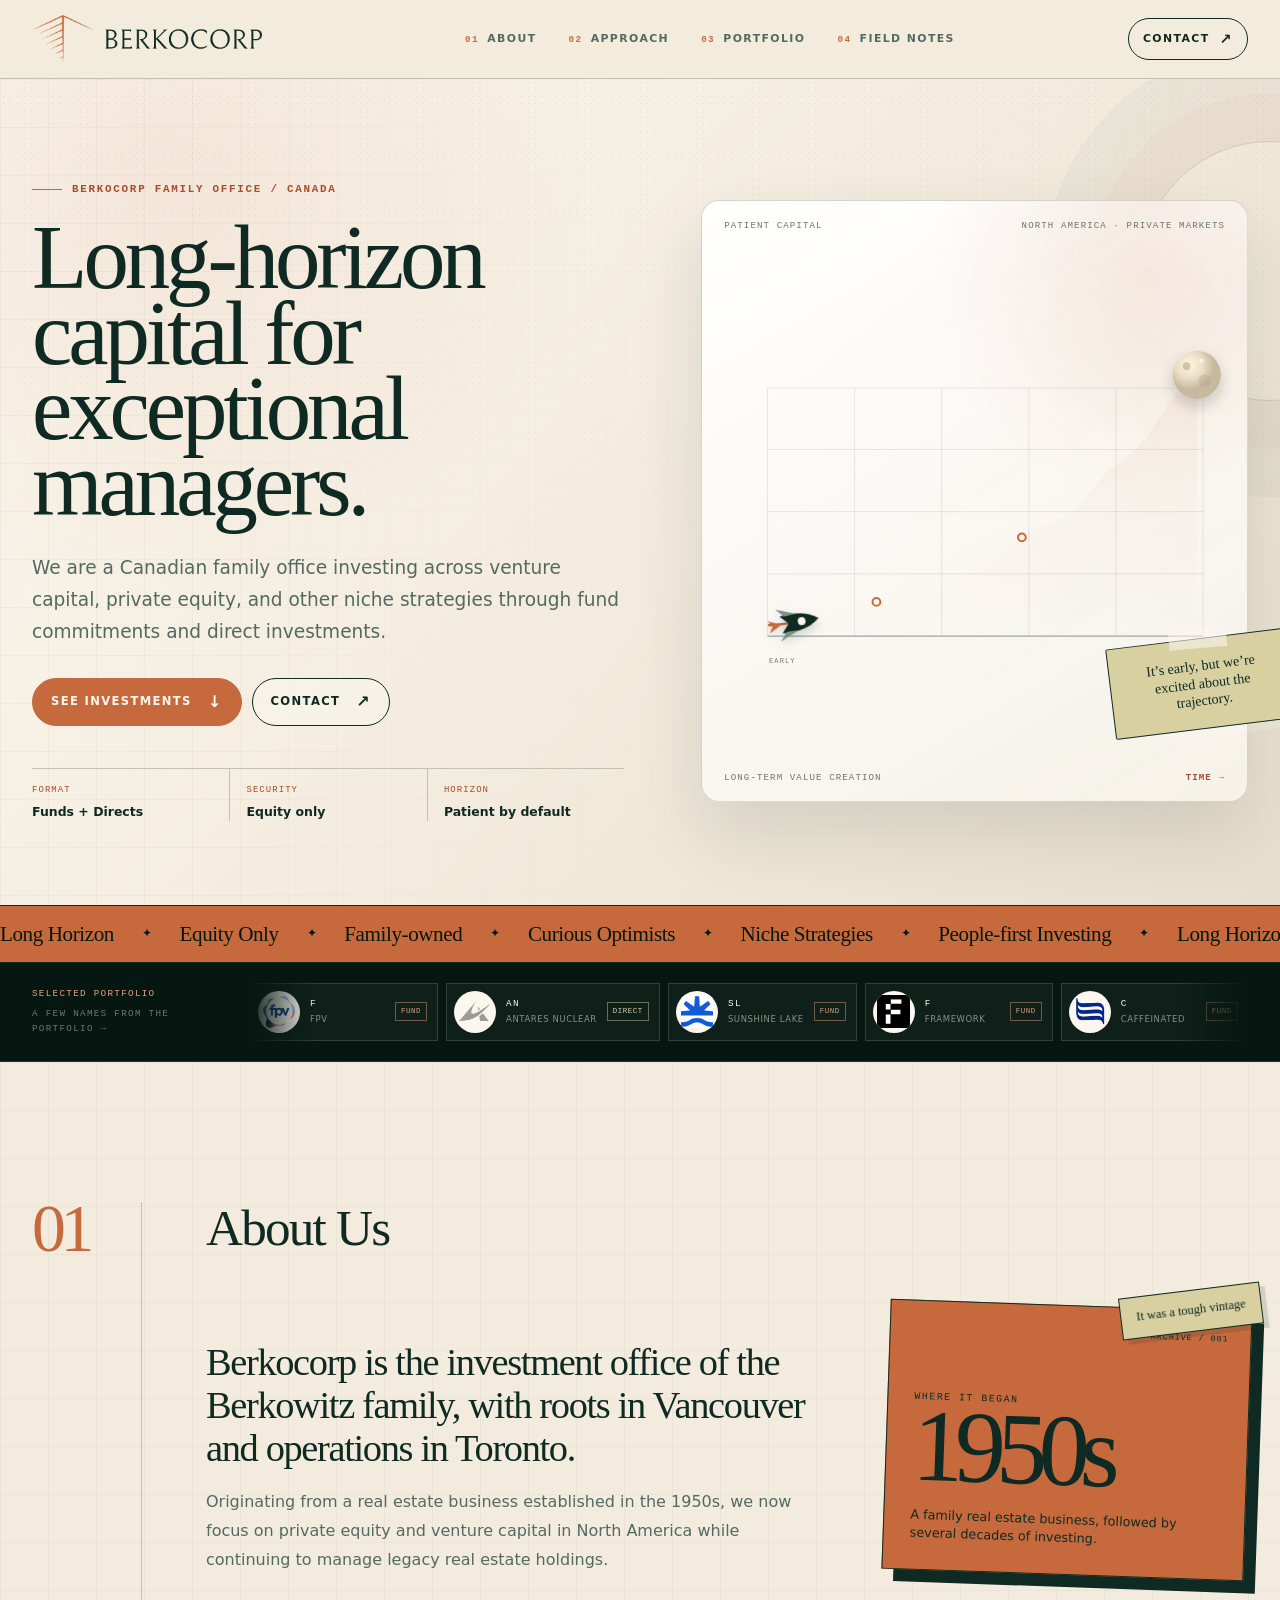
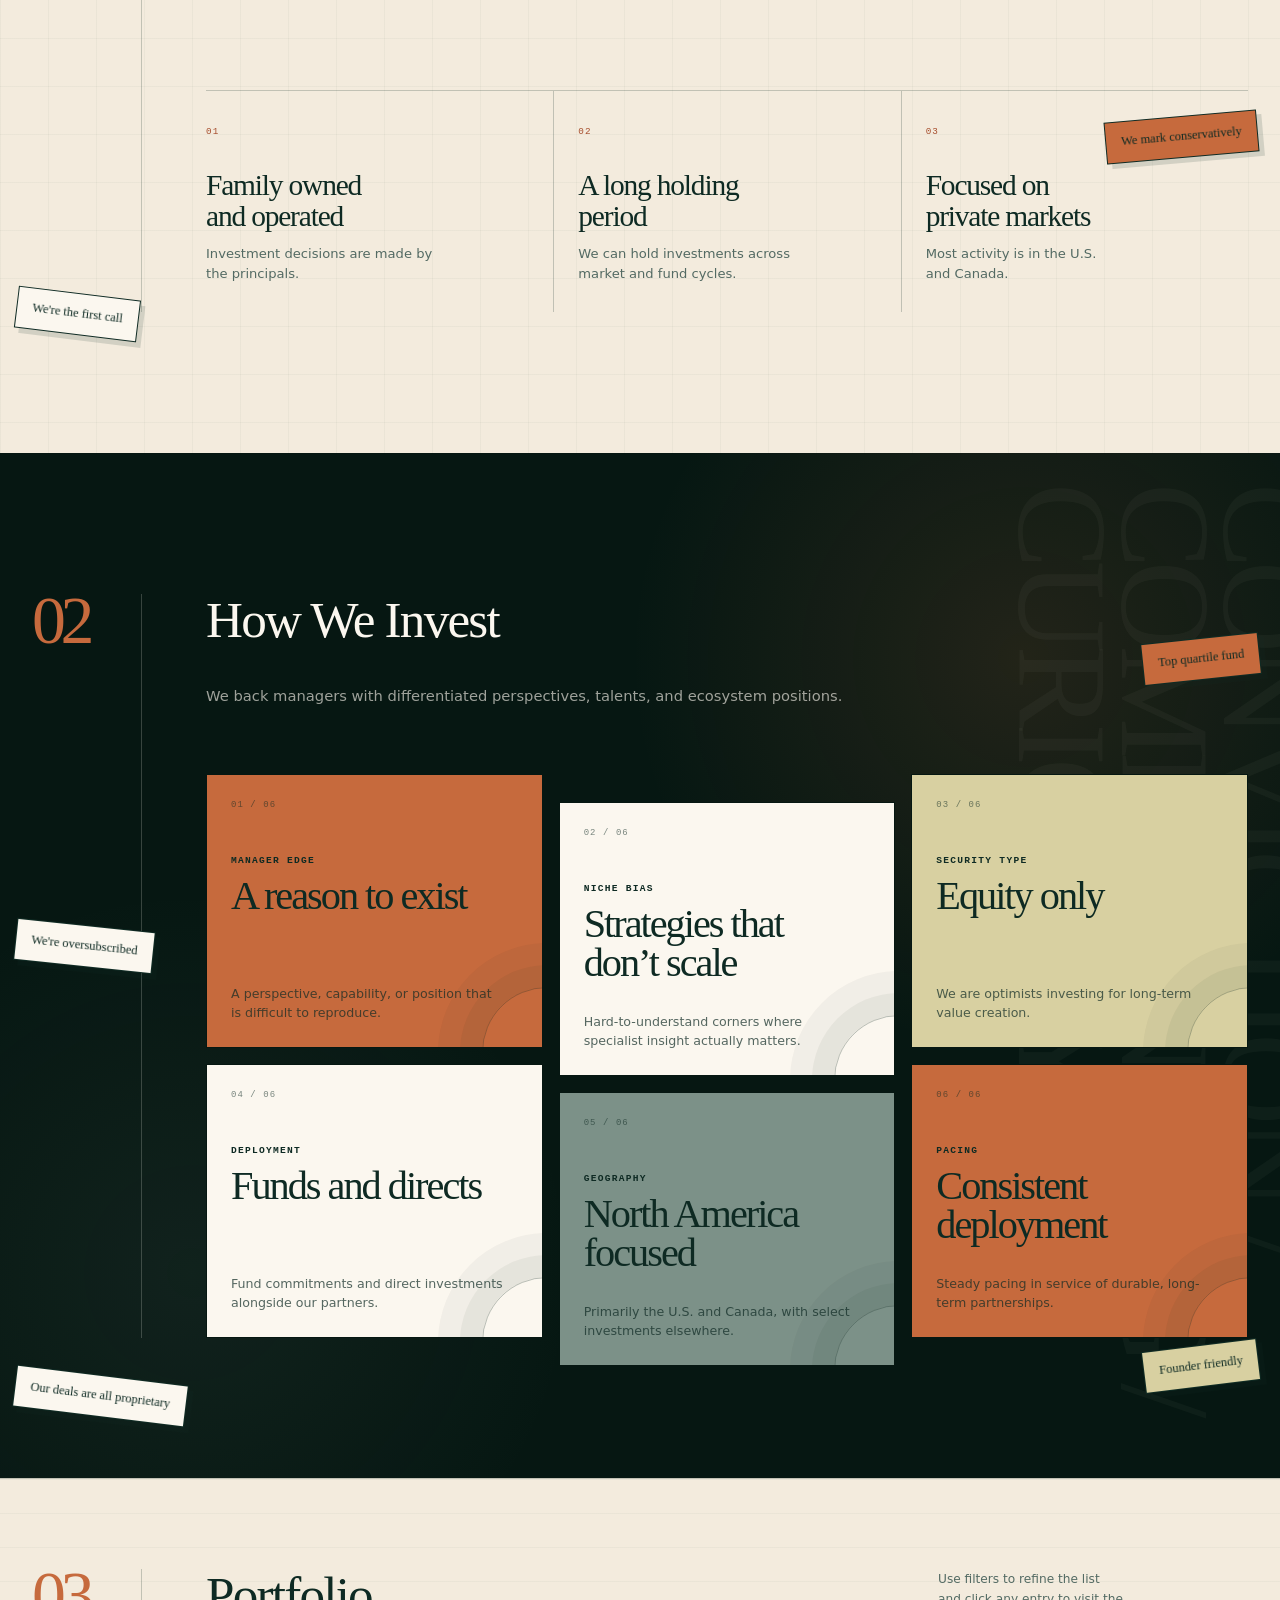
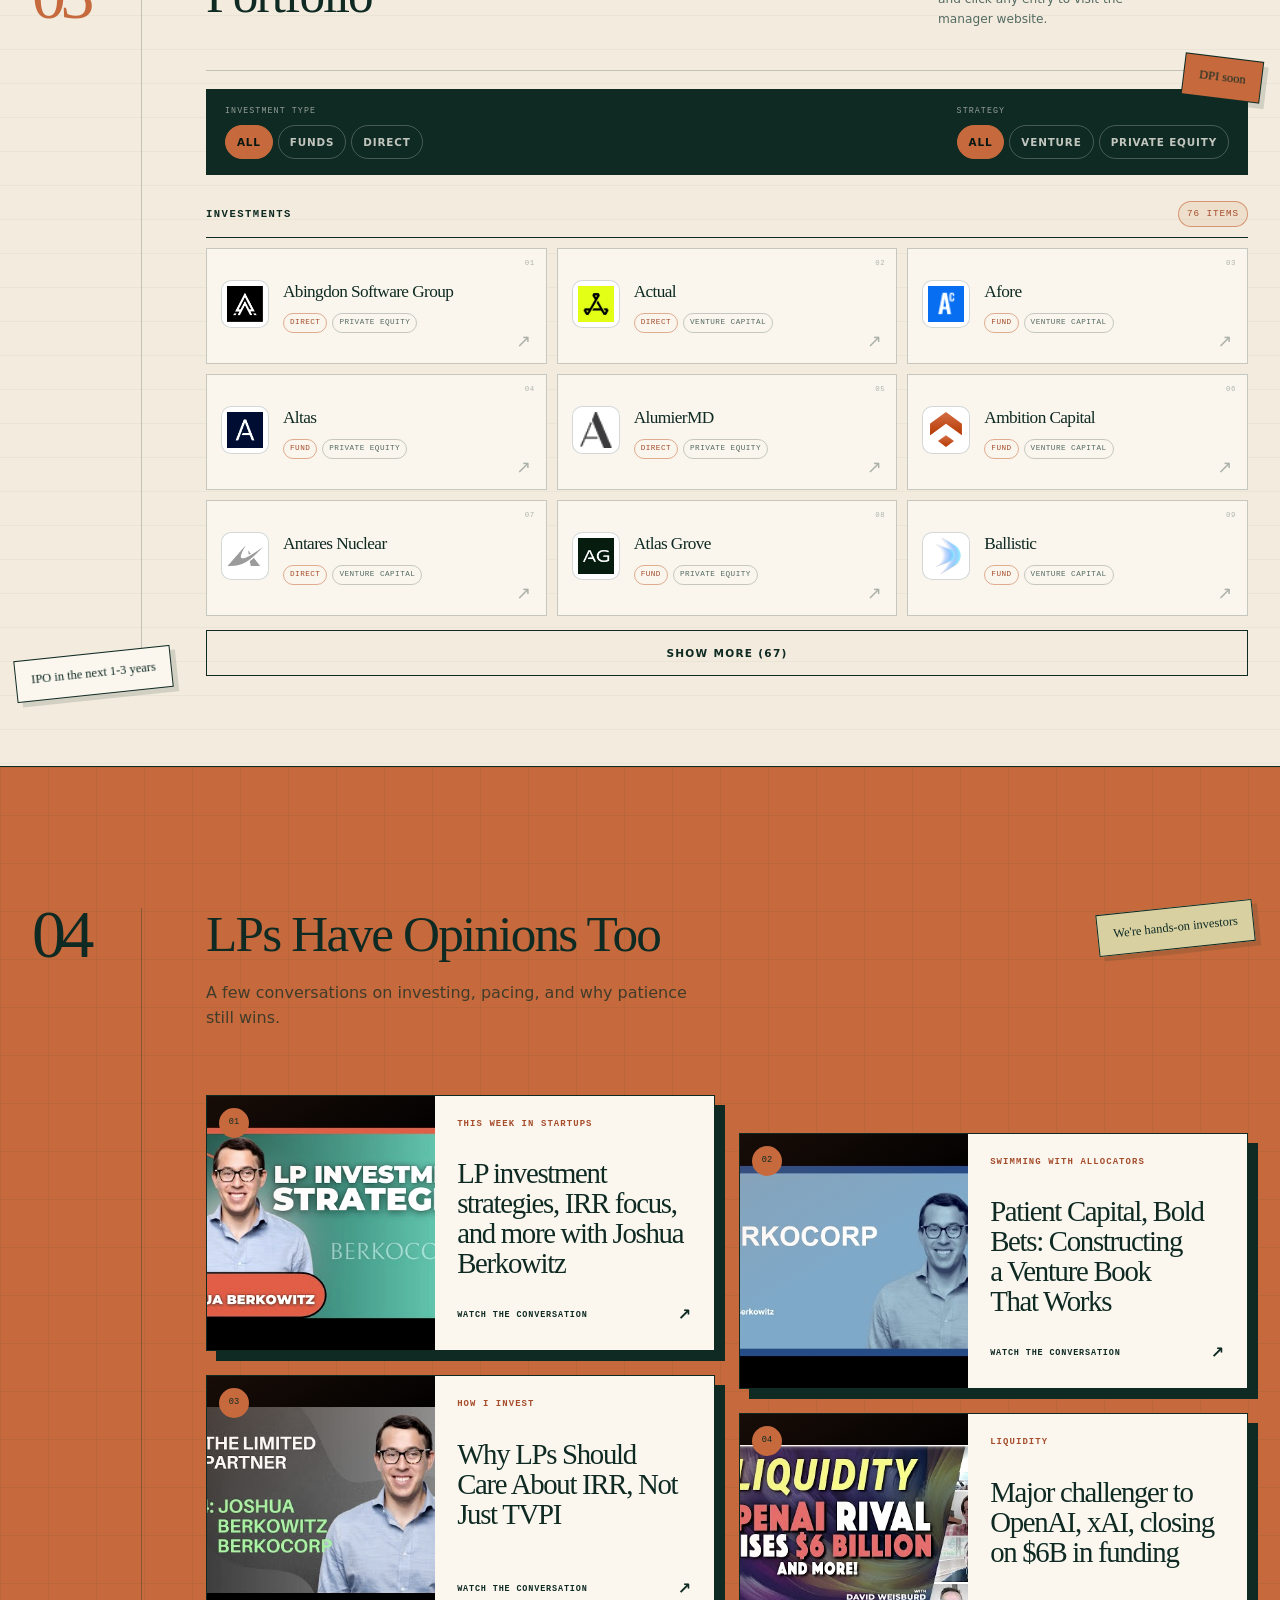
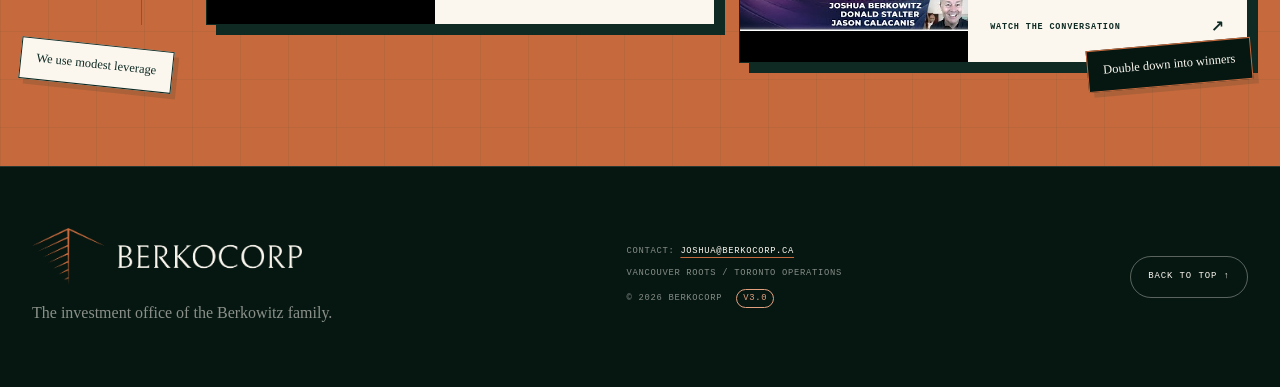
<file: index.html>
<!doctype html>
<html lang="en">
  <head>
    <meta charset="UTF-8" />
    <meta name="viewport" content="width=device-width, initial-scale=1.0" />
    <title>Berkocorp | Family Office</title>
    <meta
      name="description"
      content="Berkocorp is a Canadian family office investing across venture capital, private equity, and other niche strategies through fund commitments and direct investments."
    />
    <meta name="theme-color" content="#0e2a23" />
    <meta property="og:type" content="website" />
    <meta property="og:site_name" content="Berkocorp" />
    <meta property="og:title" content="Berkocorp | Family Office" />
    <meta
      property="og:description"
      content="A Canadian family office investing across private equity, venture capital, and other niche strategies."
    />
    <meta property="og:image" content="./assets/brand-v3/berkocorp-brand-concept.png" />
    <meta name="twitter:card" content="summary_large_image" />
    <meta name="twitter:title" content="Berkocorp | Family Office" />
    <meta name="twitter:description" content="A Canadian family office investing across private equity, venture capital, and other niche strategies." />
    <meta name="twitter:image" content="./assets/brand-v3/berkocorp-brand-concept.png" />
    <link rel="icon" type="image/png" sizes="32x32" href="./assets/icons/berkocorp-favicon-32.png?v=2" />
    <link rel="icon" type="image/png" sizes="192x192" href="./assets/icons/berkocorp-favicon-192.png?v=2" />
    <link rel="apple-touch-icon" sizes="180x180" href="./assets/icons/berkocorp-apple-touch-icon.png?v=2" />
    <link rel="stylesheet" href="./styles.css?v=3.0.9" />
  </head>
  <body data-version="3.0">
    <a class="skip-link" href="#main-content">Skip to content</a>

    <header class="site-header">
      <div class="page-progress" aria-hidden="true"></div>
      <div class="container nav-shell">
        <a class="header-logo-link" href="#top" aria-label="Berkocorp home">
          <img src="./assets/brand-v3/berkocorp-logo-live.png" alt="Berkocorp" class="header-logo" />
        </a>
        <nav class="site-nav" aria-label="Section navigation">
          <a href="#about"><span>01</span> About</a>
          <a href="#invest"><span>02</span> Approach</a>
          <a href="#portfolio"><span>03</span> Portfolio</a>
          <a href="#podcasts"><span>04</span> Field Notes</a>
        </nav>
        <a class="header-contact" href="mailto:joshua@berkocorp.ca">Contact <span>↗</span></a>
      </div>
    </header>

    <main id="main-content">
      <section id="top" class="hero section-observe">
        <div class="hero-grain" aria-hidden="true"></div>
        <div class="container hero-layout">
          <div class="hero-copy">
            <p class="eyebrow"><span></span> Berkocorp Family Office / Canada</p>
            <h1><span class="no-wrap">Long-horizon</span> capital for exceptional managers.</h1>
            <p class="hero-text">
              We are a Canadian family office investing across venture capital, private equity, and other niche
              strategies through fund commitments and direct investments.
            </p>
            <div class="hero-actions" aria-label="Primary actions">
              <a class="hero-action action-primary" href="#portfolio">See investments <span>↓</span></a>
              <a class="hero-action action-secondary" href="mailto:joshua@berkocorp.ca">Contact <span>↗</span></a>
            </div>
            <dl class="hero-facts" aria-label="Berkocorp investment profile">
              <div>
                <dt>Format</dt>
                <dd>Funds + Directs</dd>
              </div>
              <div>
                <dt>Security</dt>
                <dd>Equity only</dd>
              </div>
              <div>
                <dt>Horizon</dt>
                <dd>Patient by default</dd>
              </div>
            </dl>
          </div>

          <div class="hero-field" aria-label="A compounding signal chart with a rocket following a long-term investment trajectory toward the moon">
            <div class="field-topline">
              <span>Patient capital</span>
              <span>North America · Private markets</span>
            </div>
            <div class="moonshot-stage" aria-hidden="true">
              <svg class="moonshot-chart" viewBox="0 0 680 480" role="presentation">
                <defs>
                  <linearGradient id="heroSignalArea" x1="0" y1="0" x2="0" y2="1">
                    <stop offset="0" stop-color="#c66a3d" stop-opacity=".22"></stop>
                    <stop offset="1" stop-color="#c66a3d" stop-opacity="0"></stop>
                  </linearGradient>
                  <radialGradient id="heroSignalMoon" cx="35%" cy="30%">
                    <stop offset="0" stop-color="#fff8df"></stop>
                    <stop offset=".58" stop-color="#eadcc4"></stop>
                    <stop offset="1" stop-color="#c7b89f"></stop>
                  </radialGradient>
                  <filter id="heroSignalShadow" x="-100%" y="-100%" width="300%" height="300%">
                    <feDropShadow dx="0" dy="9" stdDeviation="9" flood-color="#0e2a23" flood-opacity=".2"></feDropShadow>
                  </filter>
                </defs>
                <g class="chart-grid">
                  <path d="M74 86V405M186 86V405M298 86V405M410 86V405M522 86V405M634 86V405"></path>
                  <path d="M74 405H634M74 325H634M74 245H634M74 165H634M74 86H634"></path>
                </g>
                <path class="chart-baseline" d="M74 405H634"></path>
                <path
                  class="chart-area"
                  d="M76 391 C130 389 154 371 193 365 C242 358 248 372 294 344 C339 316 351 329 393 286 C430 248 450 272 488 221 C525 170 540 187 576 127 C595 96 610 78 626 69 L626 405 L76 405 Z"
                ></path>
                <path
                  class="chart-trajectory"
                  d="M76 391 C130 389 154 371 193 365 C242 358 248 372 294 344 C339 316 351 329 393 286 C430 248 450 272 488 221 C525 170 540 187 576 127 C595 96 610 78 626 69"
                ></path>
                <g class="chart-points">
                  <circle cx="214" cy="361" r="5"></circle>
                  <circle cx="401" cy="278" r="5"></circle>
                </g>
                <g class="chart-moon" filter="url(#heroSignalShadow)">
                  <circle cx="626" cy="69" r="31" fill="url(#heroSignalMoon)"></circle>
                  <circle cx="613" cy="58" r="5" fill="#b8aa94" opacity=".65"></circle>
                  <circle cx="636" cy="77" r="8" fill="#b8aa94" opacity=".45"></circle>
                  <circle cx="632" cy="51" r="3" fill="#fff8e8" opacity=".7"></circle>
                </g>
                <g class="chart-rocket">
                  <path class="flight-rocket-flame" d="M-18 0L-34 -8L-29 0L-34 8Z"></path>
                  <path class="flight-rocket-body" d="M-18 -11 C3 -14 20 -9 31 0 C20 9 3 14 -18 11 L-8 0Z"></path>
                  <path class="flight-rocket-window" d="M9 -5A5 5 0 1 0 9 5A5 5 0 1 0 9 -5"></path>
                  <path class="flight-rocket-fin" d="M-12 -10L-22 -21L3 -11ZM-12 10L-22 21L3 11Z"></path>
                </g>
                <text class="chart-axis-label" x="76" y="439">EARLY</text>
                <text class="chart-axis-label" x="634" y="439" text-anchor="end">ENDURING</text>
              </svg>
            </div>
            <div class="field-footer">
              <span>Long-term value creation</span>
              <span>Time →</span>
            </div>
            <p class="hero-note">It’s early, but we’re excited about the trajectory.</p>
          </div>
        </div>
        <div class="hero-marquee" aria-hidden="true">
          <div>
            <span>Long Horizon</span><i>✦</i><span>Equity Only</span><i>✦</i><span>Family-owned</span><i>✦</i><span>Curious Optimists</span><i>✦</i><span>Niche Strategies</span><i>✦</i><span>People-first Investing</span><i>✦</i>
            <span>Long Horizon</span><i>✦</i><span>Equity Only</span><i>✦</i><span>Family-owned</span><i>✦</i><span>Curious Optimists</span><i>✦</i><span>Niche Strategies</span><i>✦</i><span>People-first Investing</span><i>✦</i>
          </div>
        </div>
      </section>

      <section class="portfolio-logo-ticker" aria-label="Selected portfolio logos">
        <div class="portfolio-logo-ticker-shell">
          <div class="ticker-label-wrap">
            <p class="portfolio-logo-ticker-label">Selected portfolio</p>
            <span>A few names from the portfolio →</span>
          </div>
          <div class="portfolio-logo-ticker-viewport">
            <div class="portfolio-logo-ticker-track" id="portfolio-logo-ticker-track"></div>
          </div>
        </div>
      </section>

      <section id="about" class="section-observe about-section">
        <div class="container section-frame">
          <div class="section-index" aria-hidden="true">
            <span>01</span>
          </div>
          <div class="about-content">
            <div class="section-heading">
              <h2>About Us</h2>
            </div>
            <div class="about-story">
              <div class="section-copy">
                <p class="lede">
                  Berkocorp is the investment office of the Berkowitz family, with roots in Vancouver and operations
                  in Toronto.
                </p>
                <p>
                  Originating from a real estate business established in the 1950s, we now focus on private equity
                  and venture capital in North America while continuing to manage legacy real estate holdings.
                </p>
              </div>
              <div class="origin-card" aria-label="Berkocorp family business heritage">
                <span>Where it began</span>
                <strong>1950s</strong>
                <p>A family real estate business, followed by several decades of investing.</p>
              </div>
            </div>
            <ol class="about-highlights" aria-label="Berkocorp background highlights">
              <li><span>01</span><strong>Family owned and operated</strong><p>Investment decisions are made by the principals.</p></li>
              <li><span>02</span><strong>A long holding period</strong><p>We can hold investments across market and fund cycles.</p></li>
              <li><span>03</span><strong>Focused on private markets</strong><p>Most activity is in the U.S. and Canada.</p></li>
            </ol>
          </div>
        </div>
        <p class="margin-note note-vintage note-lime">It was a tough vintage</p>
        <p class="margin-note note-mark note-accent">We mark conservatively</p>
        <p class="margin-note note-about">We're the first call</p>
      </section>

      <section id="invest" class="section-observe invest-section">
        <div class="container section-frame section-frame-dark">
          <div class="section-index" aria-hidden="true">
            <span>02</span>
          </div>
          <div class="invest-content">
            <div class="section-heading section-heading-light">
              <h2>How We Invest</h2>
              <div class="section-copy">
                <p>We back managers with differentiated perspectives, talents, and ecosystem positions.</p>
              </div>
            </div>

            <div class="invest-grid" aria-label="How we invest details">
              <article class="invest-card card-coral">
                <span class="card-number">01 / 06</span>
                <p class="item-label">Manager edge</p>
                <p class="item-value">A reason to exist</p>
                <p>A perspective, capability, or position that is difficult to reproduce.</p>
              </article>
              <article class="invest-card card-paper">
                <span class="card-number">02 / 06</span>
                <p class="item-label">Niche bias</p>
                <p class="item-value">Strategies that don’t scale</p>
                <p>Hard-to-understand corners where specialist insight actually matters.</p>
              </article>
              <article class="invest-card card-lime">
                <span class="card-number">03 / 06</span>
                <p class="item-label">Security type</p>
                <p class="item-value">Equity only</p>
                <p>We are optimists investing for long-term value creation.</p>
              </article>
              <article class="invest-card card-paper">
                <span class="card-number">04 / 06</span>
                <p class="item-label">Deployment</p>
                <p class="item-value">Funds and directs</p>
                <p>Fund commitments and direct investments alongside our partners.</p>
              </article>
              <article class="invest-card card-blue">
                <span class="card-number">05 / 06</span>
                <p class="item-label">Geography</p>
                <p class="item-value">North America focused</p>
                <p>Primarily the U.S. and Canada, with select investments elsewhere.</p>
              </article>
              <article class="invest-card card-coral">
                <span class="card-number">06 / 06</span>
                <p class="item-label">Pacing</p>
                <p class="item-value">Consistent deployment</p>
                <p>Steady pacing in service of durable, long-term partnerships.</p>
              </article>
            </div>

          </div>
        </div>
        <p class="margin-note note-top-quartile note-accent">Top quartile fund</p>
        <p class="margin-note note-oversubscribed">We're oversubscribed</p>
        <p class="margin-note note-founder-friendly note-lime">Founder friendly</p>
        <p class="margin-note note-proprietary">Our deals are all proprietary</p>
      </section>

      <section id="portfolio" class="section-observe portfolio-section">
        <div class="container section-frame">
          <div class="section-index" aria-hidden="true">
            <span>03</span>
          </div>
          <div class="portfolio-content">
            <div class="section-heading portfolio-heading">
              <h2>Portfolio</h2>
              <p class="portfolio-instruction">Use filters to refine the list and click any entry to visit the manager website.</p>
            </div>

            <div class="filter-row" role="toolbar" aria-label="Portfolio filters">
              <div class="filter-block">
                <span>Investment type</span>
                <div class="button-group" data-filter-group="kind" role="group" aria-label="Investment type">
                  <button type="button" class="filter-button is-active" data-kind="all" aria-pressed="true">All</button>
                  <button type="button" class="filter-button" data-kind="fund" aria-pressed="false">Funds</button>
                  <button type="button" class="filter-button" data-kind="direct" aria-pressed="false">Direct</button>
                </div>
              </div>
              <div class="filter-block">
                <span>Strategy</span>
                <div class="button-group" data-filter-group="label" role="group" aria-label="Strategy">
                  <button type="button" class="filter-button is-active" data-label="all" aria-pressed="true">All</button>
                  <button type="button" class="filter-button" data-label="venture-capital" aria-pressed="false">Venture</button>
                  <button type="button" class="filter-button" data-label="private-equity" aria-pressed="false">Private Equity</button>
                </div>
              </div>
            </div>

            <div class="split-layout single-column">
              <section class="portfolio-column" aria-labelledby="funds-heading">
                <div class="column-head">
                  <h3 id="funds-heading">Investments</h3>
                  <span class="count" id="fund-count" aria-live="polite">0</span>
                </div>
                <div class="portfolio-grid" id="fund-grid" role="list"></div>
                <button type="button" class="show-more-button" id="fund-show-more" aria-controls="fund-grid" hidden>
                  Show more
                </button>
              </section>
            </div>
          </div>
        </div>
        <p class="margin-note note-dpi note-accent">DPI soon</p>
        <p class="margin-note note-ipo">IPO in the next 1-3 years</p>
      </section>

      <section id="podcasts" class="section-observe media-preview">
        <div class="container section-frame section-frame-media">
          <div class="section-index" aria-hidden="true">
            <span>04</span>
          </div>
          <div class="media-shell">
            <div class="media-head section-heading">
              <h2>LPs Have Opinions Too</h2>
              <p class="media-subtext">A few conversations on investing, pacing, and why patience still wins.</p>
            </div>

            <div class="podcast-grid" aria-label="Podcast appearances">
              <article class="podcast-card">
                <a href="https://www.youtube.com/watch?v=W9EOu8RQVj4" target="_blank" rel="noreferrer noopener">
                  <div class="podcast-image-wrap"><span>01</span><img src="./assets/images/youtube-this-week-in-startups.jpg" alt="This Week in Startups episode 1882" loading="lazy" decoding="async" /></div>
                  <div class="podcast-copy">
                    <p class="podcast-label">This Week in Startups</p>
                    <p class="podcast-title">LP investment strategies, IRR focus, and more with Joshua Berkowitz</p>
                    <span class="podcast-link">Watch the conversation</span>
                  </div>
                </a>
              </article>

              <article class="podcast-card">
                <a href="https://www.youtube.com/watch?v=g37vB3Mr0-U" target="_blank" rel="noreferrer noopener">
                  <div class="podcast-image-wrap"><span>02</span><img src="./assets/images/youtube-swimming-with-allocators.jpg" alt="Patient Capital, Bold Bets podcast episode" loading="lazy" decoding="async" /></div>
                  <div class="podcast-copy">
                    <p class="podcast-label">Swimming with Allocators</p>
                    <p class="podcast-title">Patient Capital, Bold Bets: Constructing a Venture Book That Works</p>
                    <span class="podcast-link">Watch the conversation</span>
                  </div>
                </a>
              </article>

              <article class="podcast-card">
                <a href="https://www.youtube.com/watch?v=lI4EOVcl1io" target="_blank" rel="noreferrer noopener">
                  <div class="podcast-image-wrap"><span>03</span><img src="./assets/images/youtube-how-i-invest.jpg" alt="Joshua Berkowitz on How I Invest" loading="lazy" decoding="async" /></div>
                  <div class="podcast-copy">
                    <p class="podcast-label">How I Invest</p>
                    <p class="podcast-title">Why LPs Should Care About IRR, Not Just TVPI</p>
                    <span class="podcast-link">Watch the conversation</span>
                  </div>
                </a>
              </article>

              <article class="podcast-card">
                <a href="https://www.youtube.com/watch?v=cUryiZ6bafc" target="_blank" rel="noreferrer noopener">
                  <div class="podcast-image-wrap"><span>04</span><img src="./assets/images/youtube-liquidity.jpg" alt="Liquidity episode 1944" loading="lazy" decoding="async" /></div>
                  <div class="podcast-copy">
                    <p class="podcast-label">Liquidity</p>
                    <p class="podcast-title">Major challenger to OpenAI, xAI, closing on $6B in funding</p>
                    <span class="podcast-link">Watch the conversation</span>
                  </div>
                </a>
              </article>
            </div>
          </div>
        </div>
        <p class="margin-note note-hands-on note-lime">We're hands-on investors</p>
        <p class="margin-note note-double-down note-dark">Double down into winners</p>
        <p class="margin-note note-leverage">We use modest leverage</p>
      </section>

    </main>

    <footer class="site-footer section-observe">
      <div class="container footer-inner">
        <div class="footer-brand">
          <img src="./assets/brand-v3/berkocorp-logo-live-reverse.png" alt="Berkocorp" class="footer-logo" />
          <p>The investment office of the Berkowitz family.</p>
        </div>
        <div class="footer-meta">
          <p class="footer-contact">Contact: <a href="mailto:joshua@berkocorp.ca">joshua@berkocorp.ca</a></p>
          <p>Vancouver roots / Toronto operations</p>
          <p>© <span id="footer-year">2026</span> Berkocorp <span class="version-chip">v3.0</span></p>
        </div>
        <a class="footer-top" href="#top">Back to top ↑</a>
      </div>
    </footer>

    <template id="portfolio-card-template">
      <article class="portfolio-card" role="listitem">
        <a class="card-logo-link" target="_blank" rel="noreferrer noopener">
          <div class="logo-shell">
            <img class="card-logo" alt="" loading="lazy" decoding="async" />
            <div class="placeholder-logo"></div>
          </div>
        </a>
        <div class="card-copy">
          <a class="card-title" target="_blank" rel="noreferrer noopener"></a>
          <div class="tag-row">
            <span class="tag kind-tag"></span>
            <span class="tag label-tag"></span>
          </div>
        </div>
        <a class="card-arrow" target="_blank" rel="noreferrer noopener">↗</a>
      </article>
    </template>

    <script src="./script.js?v=3.0.9"></script>
  </body>
</html>
</file>
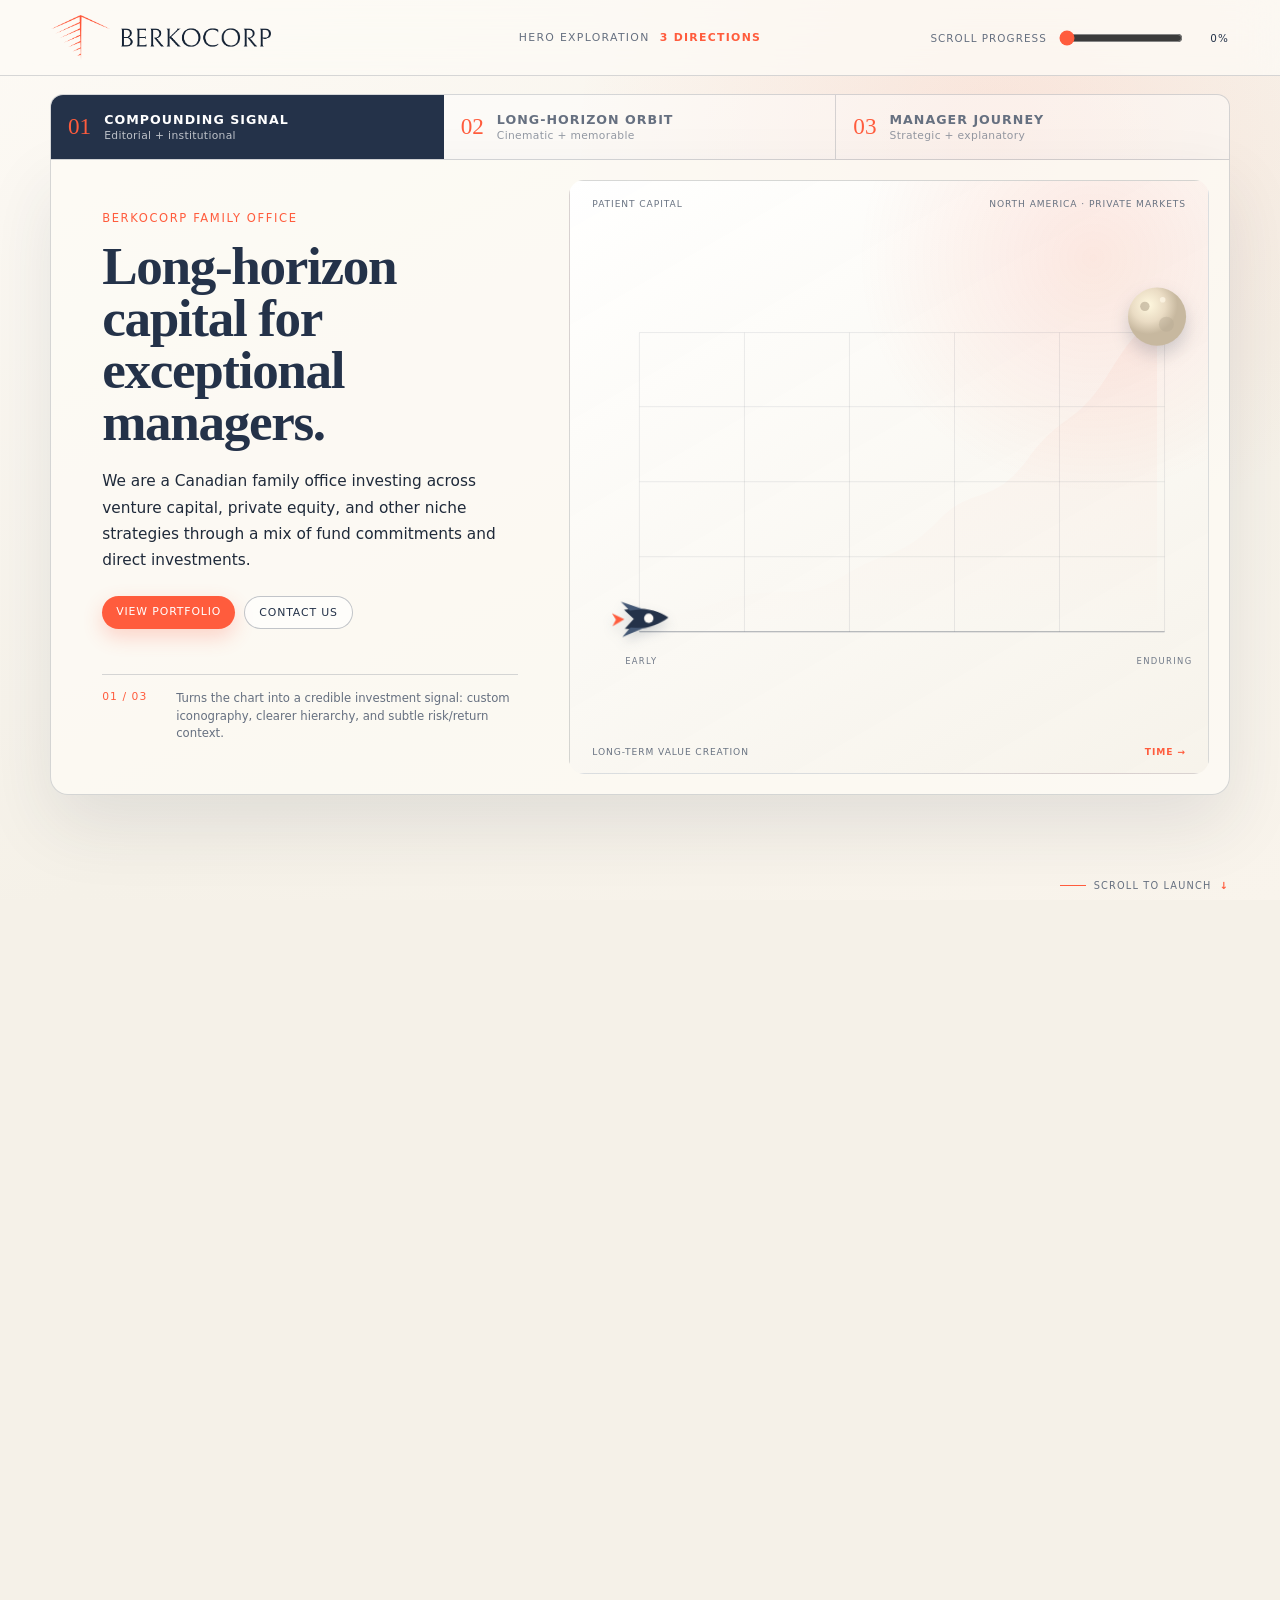
<file: hero-options.html>
<!doctype html>
<html lang="en">
  <head>
    <meta charset="UTF-8" />
    <meta name="viewport" content="width=device-width, initial-scale=1.0" />
    <title>Berkocorp Hero Explorations</title>
    <link rel="icon" type="image/x-icon" href="./assets/brand/favicon.ico" />
    <link rel="stylesheet" href="./hero-options.css" />
  </head>
  <body>
    <div class="scroll-track">
      <div class="app-shell">
        <header class="explore-header">
          <a href="./index.html" class="brand-link" aria-label="Back to the Berkocorp homepage">
            <img src="./assets/brand/transparent-logo-2.svg" alt="Berkocorp" />
          </a>
          <div class="explore-title">
            <span>Hero exploration</span>
            <strong>3 directions</strong>
          </div>
          <div class="progress-control">
            <label for="progress">Scroll progress</label>
            <input id="progress" type="range" min="0" max="100" value="16" />
            <output for="progress">16%</output>
          </div>
        </header>

        <main class="gallery">
          <nav class="concept-picker" aria-label="Hero concepts">
            <button class="concept-button is-active" type="button" data-option="0" aria-pressed="true">
              <span class="concept-number">01</span>
              <span><strong>Compounding signal</strong><small>Editorial + institutional</small></span>
            </button>
            <button class="concept-button" type="button" data-option="1" aria-pressed="false">
              <span class="concept-number">02</span>
              <span><strong>Long-horizon orbit</strong><small>Cinematic + memorable</small></span>
            </button>
            <button class="concept-button" type="button" data-option="2" aria-pressed="false">
              <span class="concept-number">03</span>
              <span><strong>Manager journey</strong><small>Strategic + explanatory</small></span>
            </button>
          </nav>

          <section class="hero-preview" aria-label="Interactive Berkocorp hero preview">
            <div class="hero-copy">
              <p class="eyebrow">Berkocorp Family Office</p>
              <h1><span>Long-horizon</span> capital for exceptional managers.</h1>
              <p class="intro">
                We are a Canadian family office investing across venture capital, private equity, and other niche
                strategies through a mix of fund commitments and direct investments.
              </p>
              <div class="actions" aria-label="Preview actions">
                <span class="primary-action">View portfolio</span>
                <span class="secondary-action">Contact us</span>
              </div>
              <div class="concept-rationale" aria-live="polite">
                <span class="rationale-index">01 / 03</span>
                <p>Turns the chart into a credible investment signal: custom iconography, clearer hierarchy, and subtle risk/return context.</p>
              </div>
            </div>

            <div class="visual-frame">
              <div class="visual-option option-signal is-active" data-concept="0" aria-label="Compounding signal concept">
                <div class="signal-meta">
                  <span>Patient capital</span>
                  <span>North America · Private markets</span>
                </div>
                <svg class="concept-svg" viewBox="0 0 680 480" role="img" aria-label="An investment trajectory rising toward a custom illustrated moon">
                  <defs>
                    <linearGradient id="signalArea" x1="0" y1="0" x2="0" y2="1">
                      <stop offset="0" stop-color="#ff5c3d" stop-opacity=".2" />
                      <stop offset="1" stop-color="#ff5c3d" stop-opacity="0" />
                    </linearGradient>
                    <radialGradient id="signalMoon" cx="35%" cy="30%">
                      <stop offset="0" stop-color="#fff8df" />
                      <stop offset=".58" stop-color="#eadcc4" />
                      <stop offset="1" stop-color="#c7b89f" />
                    </radialGradient>
                    <filter id="signalShadow" x="-100%" y="-100%" width="300%" height="300%">
                      <feDropShadow dx="0" dy="9" stdDeviation="9" flood-color="#243249" flood-opacity=".2" />
                    </filter>
                  </defs>
                  <g class="signal-grid" aria-hidden="true">
                    <path d="M74 86V405M186 86V405M298 86V405M410 86V405M522 86V405M634 86V405" />
                    <path d="M74 405H634M74 325H634M74 245H634M74 165H634M74 86H634" />
                  </g>
                  <path class="signal-baseline" d="M74 405H634" />
                  <path class="signal-area" d="M76 391 C130 389 154 371 193 365 C242 358 248 372 294 344 C339 316 351 329 393 286 C430 248 450 272 488 221 C525 170 540 187 576 127 C595 96 610 78 626 69 L626 405 L76 405 Z" />
                  <path class="draw-path signal-line" data-path pathLength="1" d="M76 391 C130 389 154 371 193 365 C242 358 248 372 294 344 C339 316 351 329 393 286 C430 248 450 272 488 221 C525 170 540 187 576 127 C595 96 610 78 626 69" />
                  <g class="milestone milestone-one">
                    <circle cx="214" cy="361" r="5" />
                    <text x="214" y="338">ENTRY</text>
                  </g>
                  <g class="milestone milestone-two">
                    <circle cx="401" cy="278" r="5" />
                    <text x="401" y="255">PARTNERSHIP</text>
                  </g>
                  <g class="moon-target">
                    <circle cx="626" cy="69" r="31" fill="url(#signalMoon)" />
                    <circle cx="613" cy="58" r="5" fill="#b8aa94" opacity=".65" />
                    <circle cx="636" cy="77" r="8" fill="#b8aa94" opacity=".45" />
                    <circle cx="632" cy="51" r="3" fill="#fff8e8" opacity=".7" />
                  </g>
                  <g class="rocket" data-rocket>
                    <path class="rocket-flame" d="M-18 0L-31 -7L-27 0L-31 7Z" />
                    <path class="rocket-body" d="M-18 -10 C2 -13 18 -8 29 0 C18 8 2 13 -18 10 L-8 0Z" />
                    <path class="rocket-window" d="M8 -5A5 5 0 1 0 8 5A5 5 0 1 0 8 -5" />
                    <path class="rocket-fin" d="M-12 -9L-21 -19L2 -10ZM-12 9L-21 19L2 10Z" />
                  </g>
                  <text class="axis-label" x="76" y="439">EARLY</text>
                  <text class="axis-label" x="634" y="439" text-anchor="end">ENDURING</text>
                </svg>
                <div class="signal-footer"><span>Long-term value creation</span><strong>Time →</strong></div>
              </div>

              <div class="visual-option option-orbit" data-concept="1" aria-label="Long-horizon orbit concept" hidden>
                <div class="orbit-topline"><span>BERKOCORP / LONG HORIZON</span><strong>∞</strong></div>
                <svg class="concept-svg" viewBox="0 0 680 480" role="img" aria-label="A rocket crossing a deep navy orbital field toward the moon">
                  <defs>
                    <radialGradient id="spaceGlow" cx="72%" cy="28%" r="65%">
                      <stop offset="0" stop-color="#38506e" stop-opacity=".72" />
                      <stop offset=".55" stop-color="#182438" stop-opacity=".35" />
                      <stop offset="1" stop-color="#0c1422" stop-opacity="0" />
                    </radialGradient>
                    <radialGradient id="orbitMoon" cx="32%" cy="25%">
                      <stop offset="0" stop-color="#fff8dd" />
                      <stop offset=".55" stop-color="#ead9b9" />
                      <stop offset="1" stop-color="#a79882" />
                    </radialGradient>
                    <filter id="orbitGlow" x="-100%" y="-100%" width="300%" height="300%">
                      <feDropShadow dx="0" dy="0" stdDeviation="10" flood-color="#ff7156" flood-opacity=".55" />
                    </filter>
                  </defs>
                  <rect width="680" height="480" fill="url(#spaceGlow)" />
                  <g class="stars" aria-hidden="true">
                    <circle cx="58" cy="73" r="1.5" /><circle cx="117" cy="135" r="1" /><circle cx="172" cy="65" r="1.2" />
                    <circle cx="229" cy="182" r="1.3" /><circle cx="297" cy="89" r="1" /><circle cx="351" cy="143" r="1.6" />
                    <circle cx="416" cy="52" r="1.1" /><circle cx="469" cy="189" r="1.1" /><circle cx="531" cy="77" r="1.4" />
                    <circle cx="87" cy="298" r="1" /><circle cx="143" cy="380" r="1.3" /><circle cx="228" cy="322" r="1.1" />
                    <circle cx="338" cy="402" r="1" /><circle cx="417" cy="334" r="1.5" /><circle cx="548" cy="389" r="1.2" />
                    <circle cx="620" cy="284" r="1.1" />
                  </g>
                  <ellipse class="orbit-ring orbit-ring-one" cx="504" cy="131" rx="168" ry="76" transform="rotate(-20 504 131)" />
                  <ellipse class="orbit-ring orbit-ring-two" cx="504" cy="131" rx="218" ry="111" transform="rotate(-20 504 131)" />
                  <path class="orbit-guide" d="M53 390 C154 429 238 359 293 308 C361 245 386 222 448 186 C509 150 546 128 594 92" />
                  <path class="draw-path orbit-line" data-path pathLength="1" d="M53 390 C154 429 238 359 293 308 C361 245 386 222 448 186 C509 150 546 128 594 92" />
                  <g class="orbit-moon" filter="url(#orbitGlow)">
                    <circle cx="602" cy="86" r="50" fill="url(#orbitMoon)" />
                    <circle cx="584" cy="69" r="8" fill="#958771" opacity=".5" />
                    <circle cx="616" cy="102" r="12" fill="#958771" opacity=".4" />
                    <circle cx="619" cy="60" r="5" fill="#fff8e6" opacity=".68" />
                  </g>
                  <g class="rocket orbit-rocket" data-rocket filter="url(#orbitGlow)">
                    <path class="rocket-flame" d="M-18 0L-34 -8L-29 0L-34 8Z" />
                    <path class="rocket-body" d="M-18 -10 C2 -13 18 -8 29 0 C18 8 2 13 -18 10 L-8 0Z" />
                    <path class="rocket-window" d="M8 -5A5 5 0 1 0 8 5A5 5 0 1 0 8 -5" />
                    <path class="rocket-fin" d="M-12 -9L-21 -19L2 -10ZM-12 9L-21 19L2 10Z" />
                  </g>
                  <text class="orbit-caption" x="54" y="82">CAPITAL THAT CAN WAIT</text>
                  <text class="orbit-serif" x="54" y="122">Patience creates optionality.</text>
                </svg>
                <div class="orbit-progress"><span></span><b>01</b><i></i><b>02</b><i></i><b>03</b><em>COMPOUND</em></div>
              </div>

              <div class="visual-option option-journey" data-concept="2" aria-label="Manager journey concept" hidden>
                <div class="journey-heading">
                  <span>How value compounds</span>
                  <strong>One relationship at a time.</strong>
                </div>
                <svg class="concept-svg" viewBox="0 0 680 480" role="img" aria-label="A rocket traveling through source, partner, and compound milestones toward the moon">
                  <defs>
                    <linearGradient id="journeyMoon" x1="0" y1="0" x2="1" y2="1">
                      <stop offset="0" stop-color="#fff8e5" />
                      <stop offset="1" stop-color="#d9c9ad" />
                    </linearGradient>
                    <filter id="journeyShadow" x="-100%" y="-100%" width="300%" height="300%">
                      <feDropShadow dx="0" dy="8" stdDeviation="8" flood-color="#243249" flood-opacity=".16" />
                    </filter>
                  </defs>
                  <path class="journey-ghost" d="M68 397 C137 393 141 327 216 321 C295 314 281 239 362 235 C448 231 426 147 516 143 C559 141 591 109 620 70" />
                  <path class="draw-path journey-line" data-path pathLength="1" d="M68 397 C137 393 141 327 216 321 C295 314 281 239 362 235 C448 231 426 147 516 143 C559 141 591 109 620 70" />
                  <g class="journey-card journey-card-one">
                    <rect x="112" y="306" width="140" height="68" rx="12" />
                    <text class="journey-count" x="130" y="333">01</text>
                    <text class="journey-label" x="130" y="356">SOURCE THE EDGE</text>
                  </g>
                  <g class="journey-card journey-card-two">
                    <rect x="302" y="220" width="150" height="68" rx="12" />
                    <text class="journey-count" x="320" y="247">02</text>
                    <text class="journey-label" x="320" y="270">PARTNER EARLY</text>
                  </g>
                  <g class="journey-card journey-card-three">
                    <rect x="468" y="121" width="154" height="68" rx="12" />
                    <text class="journey-count" x="486" y="148">03</text>
                    <text class="journey-label" x="486" y="171">COMPOUND VALUE</text>
                  </g>
                  <g class="journey-moon">
                    <circle cx="620" cy="70" r="34" fill="url(#journeyMoon)" />
                    <path d="M620 36A34 34 0 0 0 620 104A27 34 0 0 1 620 36" fill="#243249" opacity=".14" />
                    <circle cx="609" cy="59" r="4" fill="#b4a58e" opacity=".5" />
                    <circle cx="630" cy="80" r="7" fill="#b4a58e" opacity=".38" />
                  </g>
                  <g class="rocket" data-rocket>
                    <path class="rocket-flame" d="M-18 0L-31 -7L-27 0L-31 7Z" />
                    <path class="rocket-body" d="M-18 -10 C2 -13 18 -8 29 0 C18 8 2 13 -18 10 L-8 0Z" />
                    <path class="rocket-window" d="M8 -5A5 5 0 1 0 8 5A5 5 0 1 0 8 -5" />
                    <path class="rocket-fin" d="M-12 -9L-21 -19L2 -10ZM-12 9L-21 19L2 10Z" />
                  </g>
                </svg>
                <div class="journey-footer"><span>Principal-led decisions</span><span>Multi-generational perspective</span></div>
              </div>
            </div>
          </section>

          <div class="scroll-cue" aria-hidden="true"><span></span>Scroll to launch <b>↓</b></div>
        </main>
      </div>
    </div>

    <script src="./hero-options.js"></script>
  </body>
</html>
</file>
<file: styles.css>
:root {
  --ink: #0e2a23;
  --ink-deep: #061712;
  --ink-soft: #536a63;
  --paper: #f3ebdd;
  --paper-bright: #fbf7ef;
  --paper-deep: #ded5c5;
  --coral: #c66a3d;
  --coral-dark: #a64d2c;
  --coral-soft: #e2a07e;
  --lime: #d8d0a1;
  --sky: #7c9188;
  --line: rgba(14, 42, 35, 0.22);
  --line-light: rgba(251, 247, 239, 0.2);
  --max-width: 1280px;
  --serif: "Iowan Old Style", Baskerville, "Palatino Linotype", Palatino, Georgia, serif;
  --sans: "Avenir Next", Avenir, "Segoe UI", system-ui, -apple-system, BlinkMacSystemFont, sans-serif;
  --mono: "SFMono-Regular", Consolas, "Liberation Mono", Menlo, monospace;
  --ease-out: cubic-bezier(0.2, 0.72, 0.2, 1);
}

*,
*::before,
*::after {
  box-sizing: border-box;
}

html {
  scroll-behavior: smooth;
  scroll-padding-top: 90px;
}

html,
body {
  margin: 0;
  padding: 0;
  max-width: 100%;
  overflow-x: clip;
}

@supports not (overflow: clip) {
  html,
  body {
    overflow-x: hidden;
  }
}

body {
  background: var(--paper);
  color: var(--ink);
  font-family: var(--sans);
  line-height: 1.55;
  -webkit-font-smoothing: antialiased;
}

body::selection {
  background: var(--coral);
  color: var(--paper-bright);
}

img {
  display: block;
  max-width: 100%;
}

button,
a {
  -webkit-tap-highlight-color: transparent;
}

a {
  color: inherit;
}

[hidden] {
  display: none !important;
}

.container {
  width: min(var(--max-width), calc(100vw - 64px));
  margin-inline: auto;
}

.skip-link {
  position: fixed;
  top: 10px;
  left: 10px;
  z-index: 1000;
  transform: translateY(-180%);
  padding: 10px 14px;
  border-radius: 6px;
  background: var(--ink-deep);
  color: white;
  font-size: 0.82rem;
  text-decoration: none;
}

.skip-link:focus {
  transform: translateY(0);
}

.site-header {
  position: sticky;
  top: 0;
  z-index: 100;
  border-bottom: 1px solid var(--line);
  background: rgba(243, 235, 221, 0.89);
  backdrop-filter: blur(18px) saturate(1.15);
}

.page-progress {
  position: absolute;
  left: 0;
  bottom: -1px;
  width: calc(var(--page-progress, 0) * 100%);
  height: 2px;
  background: var(--coral);
  transform-origin: left;
}

.nav-shell {
  min-height: 78px;
  display: grid;
  grid-template-columns: minmax(180px, 260px) 1fr auto;
  align-items: center;
  gap: 32px;
}

.header-logo-link {
  display: block;
  width: min(230px, 100%);
  overflow: hidden;
}

.header-logo {
  width: 100%;
  height: auto;
}

.site-nav {
  display: flex;
  align-items: center;
  justify-content: center;
  gap: clamp(16px, 2.5vw, 34px);
}

.site-nav a,
.header-contact {
  position: relative;
  font-size: 0.68rem;
  font-weight: 700;
  letter-spacing: 0.13em;
  text-decoration: none;
  text-transform: uppercase;
}

.site-nav a {
  padding-block: 10px;
  color: var(--ink-soft);
}

.site-nav a span {
  color: var(--coral);
  font-family: var(--mono);
  font-size: 0.58rem;
  margin-right: 3px;
}

.site-nav a::after {
  content: "";
  position: absolute;
  left: 0;
  right: 100%;
  bottom: 5px;
  height: 1px;
  background: var(--coral);
  transition: right 220ms var(--ease-out);
}

.site-nav a:hover::after,
.site-nav a[aria-current="true"]::after {
  right: 0;
}

.header-contact {
  display: inline-flex;
  align-items: center;
  justify-content: center;
  gap: 10px;
  min-height: 40px;
  padding: 9px 14px;
  border: 1px solid var(--ink);
  border-radius: 999px;
  color: var(--ink);
  transition: color 180ms ease, background 180ms ease, transform 180ms ease;
}

.header-contact span {
  font-size: 0.9rem;
  transition: transform 180ms ease;
}

.header-contact:hover {
  background: var(--ink);
  color: var(--paper-bright);
  transform: translateY(-1px);
}

.header-contact:hover span {
  transform: translate(2px, -2px);
}

.site-nav a:focus-visible,
.header-contact:focus-visible,
.hero-action:focus-visible,
.card-title:focus-visible,
.card-logo-link:focus-visible,
.card-arrow:focus-visible,
.podcast-card a:focus-visible,
.site-footer a:focus-visible,
.filter-button:focus-visible,
.show-more-button:focus-visible {
  outline: 3px solid var(--coral);
  outline-offset: 4px;
}

.hero {
  position: relative;
  isolation: isolate;
  min-height: calc(100vh - 78px);
  overflow: hidden;
  background:
    radial-gradient(circle at 12% 10%, rgba(198, 106, 61, 0.1), transparent 32%),
    linear-gradient(130deg, var(--paper-bright), var(--paper) 52%, #e7ddcc);
}

.hero::before,
.hero::after {
  content: "";
  position: absolute;
  z-index: -2;
  pointer-events: none;
}

.hero::before {
  inset: 0;
  background-image:
    linear-gradient(rgba(14, 42, 35, 0.035) 1px, transparent 1px),
    linear-gradient(90deg, rgba(14, 42, 35, 0.035) 1px, transparent 1px);
  background-size: 48px 48px;
  mask-image: linear-gradient(90deg, black, transparent 55%);
}

.hero::after {
  width: 260px;
  height: 260px;
  top: 7%;
  right: -120px;
  border: 1px solid rgba(14, 42, 35, 0.15);
  border-radius: 50%;
  box-shadow: 0 0 0 48px rgba(198, 106, 61, 0.04), 0 0 0 96px rgba(14, 42, 35, 0.03);
}

.hero-grain {
  position: absolute;
  inset: 0;
  z-index: -1;
  pointer-events: none;
  opacity: 0.38;
  background-image: radial-gradient(rgba(14, 42, 35, 0.24) 0.55px, transparent 0.7px);
  background-size: 7px 7px;
  mask-image: linear-gradient(to bottom, black, transparent 75%);
}

.hero-layout {
  min-height: calc(100vh - 130px);
  display: grid;
  grid-template-columns: 1.04fr 0.96fr;
  align-items: center;
  gap: clamp(42px, 6vw, 92px);
  padding: clamp(54px, 8vw, 106px) 0 clamp(46px, 7vw, 84px);
}

.hero-copy {
  position: relative;
  z-index: 2;
}

.eyebrow,
.section-kicker {
  margin: 0;
  color: var(--coral-dark);
  font-family: var(--mono);
  font-size: 0.68rem;
  font-weight: 700;
  letter-spacing: 0.16em;
  text-transform: uppercase;
}

.eyebrow {
  display: flex;
  align-items: center;
  gap: 10px;
}

.eyebrow > span {
  width: 30px;
  height: 1px;
  background: var(--coral);
}

h1,
h2,
h3,
p {
  text-wrap: pretty;
}

h1,
h2,
h3 {
  margin: 0;
  font-family: var(--serif);
  font-weight: 500;
  letter-spacing: -0.045em;
}

h1 {
  max-width: 10ch;
  margin-top: 22px;
  font-size: clamp(4rem, 7.1vw, 7.5rem);
  line-height: 0.83;
}

.no-wrap {
  white-space: nowrap;
}

h1 em,
h2 em {
  position: relative;
  color: var(--coral);
  font-weight: 400;
  z-index: 1;
}

h1 em::after,
h2 em::after {
  content: "";
  position: absolute;
  z-index: -1;
  left: -0.04em;
  right: -0.04em;
  bottom: 0.05em;
  height: 0.08em;
  border-radius: 99px;
  background: currentColor;
  opacity: 0.18;
  transform: rotate(-1.2deg);
}

.hero-text {
  max-width: 58ch;
  margin: 30px 0 0;
  color: var(--ink-soft);
  font-size: clamp(1rem, 1.45vw, 1.16rem);
  line-height: 1.72;
}

.hero-actions {
  display: flex;
  align-items: center;
  flex-wrap: wrap;
  gap: 10px;
  margin-top: 30px;
}

.hero-action {
  min-height: 48px;
  display: inline-flex;
  align-items: center;
  justify-content: center;
  gap: 16px;
  padding: 12px 18px;
  border: 1px solid var(--ink);
  border-radius: 999px;
  font-size: 0.72rem;
  font-weight: 700;
  letter-spacing: 0.12em;
  text-decoration: none;
  text-transform: uppercase;
  transition: transform 180ms ease, box-shadow 180ms ease, background 180ms ease, color 180ms ease;
}

.hero-action span {
  font-size: 1rem;
  line-height: 1;
  transition: transform 180ms ease;
}

.hero-action:hover {
  transform: translateY(-3px);
  box-shadow: 0 10px 0 rgba(14, 42, 35, 0.13);
}

.hero-action:hover span {
  transform: translate(2px, 2px);
}

.hero-action.action-primary {
  border-color: var(--coral);
  background: var(--coral);
  color: var(--paper-bright);
}

.hero-action.action-secondary {
  background: rgba(251, 247, 239, 0.5);
}

.hero-action.action-secondary:hover {
  background: var(--ink);
  color: var(--paper-bright);
}

.hero-facts {
  max-width: 660px;
  display: grid;
  grid-template-columns: repeat(3, 1fr);
  margin: 42px 0 0;
  padding: 0;
  border-top: 1px solid var(--line);
}

.hero-facts > div {
  padding: 15px 16px 0 0;
}

.hero-facts > div + div {
  border-left: 1px solid var(--line);
  padding-left: 16px;
}

.hero-facts dt,
.hero-facts dd {
  margin: 0;
}

.hero-facts dt {
  color: var(--coral-dark);
  font-family: var(--mono);
  font-size: 0.56rem;
  letter-spacing: 0.12em;
  text-transform: uppercase;
}

.hero-facts dd {
  margin-top: 4px;
  font-size: 0.78rem;
  font-weight: 700;
}

.hero-field {
  position: relative;
  min-height: clamp(520px, 47vw, 640px);
  overflow: visible;
  padding: 22px;
  border: 1px solid rgba(14, 42, 35, 0.16);
  border-radius: 18px;
  background:
    radial-gradient(circle at 82% 13%, rgba(198, 106, 61, 0.13), transparent 32%),
    linear-gradient(150deg, rgba(255, 255, 255, 0.96), rgba(246, 242, 234, 0.94));
  color: var(--ink);
  box-shadow: 0 30px 70px rgba(14, 42, 35, 0.12);
}

.hero-field::before {
  content: none;
}

.field-topline,
.field-footer {
  position: absolute;
  z-index: 3;
  left: 22px;
  right: 22px;
  display: flex;
  justify-content: space-between;
  gap: 16px;
  color: #69766f;
  font-family: var(--mono);
  font-size: 0.57rem;
  letter-spacing: 0.12em;
  text-transform: uppercase;
}

.field-topline {
  top: 18px;
}

.field-footer {
  bottom: 16px;
}

.field-footer span:last-child {
  color: var(--coral-dark);
  font-weight: 700;
}

.moonshot-stage {
  position: absolute;
  inset: 42px 8px 28px;
  overflow: hidden;
}

.moonshot-stage::before {
  content: none;
}

.moonshot-stage::after {
  content: none;
}

.moonshot-chart {
  --chart-draw: 0.05;
  position: absolute;
  z-index: 2;
  inset: 0;
  width: 100%;
  height: 100%;
  overflow: visible;
}

.chart-area {
  fill: url(#heroSignalArea);
  opacity: calc(0.28 + var(--chart-draw) * 0.72);
}

.chart-grid path {
  fill: none;
  stroke: rgba(14, 42, 35, 0.09);
  stroke-width: 1;
  vector-effect: non-scaling-stroke;
}

.chart-baseline {
  fill: none;
  stroke: rgba(14, 42, 35, 0.34);
  stroke-width: 1.2;
  vector-effect: non-scaling-stroke;
}

.chart-trajectory {
  fill: none;
  stroke: var(--coral);
  stroke-width: 3;
  stroke-linecap: round;
  stroke-linejoin: round;
  opacity: 0;
  filter: drop-shadow(0 2px 3px rgba(198, 106, 61, 0.24));
}

.moonshot-chart.is-ready .chart-trajectory {
  opacity: 1;
}

.chart-points circle {
  fill: var(--paper-bright);
  stroke: var(--coral);
  stroke-width: 2;
  vector-effect: non-scaling-stroke;
}

.chart-rocket {
  opacity: 0;
  filter: drop-shadow(0 6px 6px rgba(14, 42, 35, 0.18));
}

.moonshot-chart.is-ready .chart-rocket {
  opacity: 1;
}

.chart-axis-label {
  fill: #707b75;
  font-family: var(--mono);
  font-size: 9px;
  letter-spacing: 1.4px;
}

.flight-rocket-body {
  fill: var(--ink);
}

.flight-rocket-window {
  fill: var(--paper-bright);
}

.flight-rocket-fin {
  fill: var(--sky);
}

.flight-rocket-flame {
  fill: var(--coral);
  transform-box: fill-box;
  transform-origin: right center;
  animation: flightFlame 360ms ease-in-out infinite alternate;
}

.moon {
  position: absolute;
  z-index: 4;
  right: 1%;
  top: 2%;
  width: clamp(76px, 11vw, 116px);
  aspect-ratio: 1;
  border: 1px solid rgba(251, 247, 239, 0.54);
  border-radius: 50%;
  background:
    radial-gradient(circle at 31% 27%, rgba(255, 255, 255, 0.9), transparent 8%),
    radial-gradient(circle at 36% 32%, #fffbed, #dfd5bd 60%, #a99d86 100%);
  box-shadow:
    0 0 0 12px rgba(251, 247, 239, 0.035),
    0 0 46px rgba(251, 247, 239, 0.25),
    -12px 16px 24px rgba(0, 0, 0, 0.32);
  animation: moonFloat 6s ease-in-out infinite;
}

.crater {
  position: absolute;
  border-radius: 50%;
  background: rgba(83, 106, 99, 0.2);
  box-shadow: inset 2px 2px 3px rgba(65, 84, 78, 0.16), 1px 1px 0 rgba(255, 255, 255, 0.35);
}

.crater-one {
  width: 17%;
  aspect-ratio: 1;
  left: 22%;
  top: 46%;
}

.crater-two {
  width: 26%;
  aspect-ratio: 1;
  right: 17%;
  bottom: 19%;
}

.crater-three {
  width: 11%;
  aspect-ratio: 1;
  right: 23%;
  top: 19%;
}

.moon-caption {
  position: absolute;
  z-index: 5;
  right: 1%;
  top: 29%;
  color: rgba(251, 247, 239, 0.62);
  font-family: var(--mono);
  font-size: clamp(0.4rem, 0.54vw, 0.5rem);
  letter-spacing: 0.1em;
  text-transform: uppercase;
}

.moonshot-stat {
  position: absolute;
  z-index: 4;
  display: grid;
  gap: 2px;
  padding: 7px 8px;
  border: 1px solid rgba(251, 247, 239, 0.16);
  background: rgba(6, 23, 18, 0.82);
  backdrop-filter: blur(4px);
}

.moonshot-stat span,
.moonshot-stat strong {
  font-family: var(--mono);
  font-size: clamp(0.38rem, 0.52vw, 0.48rem);
  font-weight: 400;
  letter-spacing: 0.1em;
  text-transform: uppercase;
}

.moonshot-stat span {
  color: var(--coral-soft);
}

.moonshot-stat strong {
  color: rgba(251, 247, 239, 0.66);
}

.stat-one {
  left: 10%;
  bottom: 17%;
}

.stat-two {
  left: 33%;
  bottom: 26%;
}

.stat-three {
  left: 58%;
  bottom: 50%;
}

.hero-note,
.margin-note {
  font-family: var(--serif);
}

.hero-note {
  position: absolute;
  z-index: 5;
  right: -48px;
  bottom: 12%;
  width: min(190px, 34%);
  margin: 0;
  padding: 18px 20px;
  border: 1px solid var(--ink);
  border-radius: 2px;
  background: var(--lime);
  color: var(--ink);
  font-size: clamp(0.78rem, 1.1vw, 0.95rem);
  line-height: 1.25;
  text-align: center;
  transform: rotate(-7deg);
  box-shadow: 7px 8px 0 rgba(251, 247, 239, 0.17);
}

.hero-note::before {
  content: "";
  position: absolute;
  top: -9px;
  left: 50%;
  width: 58px;
  height: 18px;
  background: rgba(251, 247, 239, 0.58);
  transform: translateX(-50%) rotate(2deg);
}

.hero-marquee {
  position: relative;
  overflow: hidden;
  border-top: 1px solid var(--ink);
  border-bottom: 1px solid var(--ink);
  background: var(--coral);
  color: var(--ink-deep);
}

.hero-marquee > div {
  width: max-content;
  display: flex;
  align-items: center;
  gap: 28px;
  padding: 12px 0 11px;
  font-family: var(--serif);
  font-size: clamp(1.05rem, 1.65vw, 1.45rem);
  letter-spacing: -0.02em;
  animation: marquee 30s linear infinite;
}

.hero-marquee i {
  font-style: normal;
  font-size: 0.72rem;
}

.portfolio-logo-ticker {
  position: relative;
  z-index: 4;
  border-bottom: 1px solid rgba(251, 247, 239, 0.13);
  background: var(--ink-deep);
  color: var(--paper-bright);
}

.portfolio-logo-ticker-shell {
  width: min(var(--max-width), calc(100vw - 64px));
  display: grid;
  grid-template-columns: 190px minmax(0, 1fr);
  align-items: center;
  gap: 24px;
  margin-inline: auto;
  padding: 18px 0;
}

.ticker-label-wrap {
  display: grid;
  gap: 6px;
}

.portfolio-logo-ticker-label,
.ticker-label-wrap span {
  margin: 0;
  font-family: var(--mono);
  font-size: 0.58rem;
  letter-spacing: 0.14em;
  text-transform: uppercase;
}

.portfolio-logo-ticker-label {
  color: var(--coral-soft);
}

.ticker-label-wrap span {
  color: rgba(251, 247, 239, 0.42);
}

.portfolio-logo-ticker-viewport {
  position: relative;
  overflow: hidden;
  padding-block: 2px;
}

.portfolio-logo-ticker-viewport::before,
.portfolio-logo-ticker-viewport::after {
  content: "";
  position: absolute;
  z-index: 2;
  top: 0;
  bottom: 0;
  width: 70px;
  pointer-events: none;
}

.portfolio-logo-ticker-viewport::before {
  left: 0;
  background: linear-gradient(90deg, var(--ink-deep), transparent);
}

.portfolio-logo-ticker-viewport::after {
  right: 0;
  background: linear-gradient(270deg, var(--ink-deep), transparent);
}

.portfolio-logo-ticker-track {
  width: max-content;
  display: flex;
  animation: logoScroll 56s linear infinite;
}

.portfolio-logo-ticker-run {
  display: flex;
  align-items: center;
  gap: 8px;
  padding-inline: 4px;
}

.portfolio-logo-chip {
  min-width: 188px;
  height: 58px;
  display: inline-grid;
  grid-template-columns: 42px minmax(0, 1fr) auto;
  align-items: center;
  gap: 10px;
  padding: 7px 10px 7px 7px;
  border: 1px solid rgba(251, 247, 239, 0.15);
  background: rgba(251, 247, 239, 0.035);
  transition: border-color 180ms ease, background 180ms ease, transform 180ms ease;
}

.portfolio-logo-chip:hover {
  border-color: var(--coral);
  background: rgba(198, 106, 61, 0.07);
  transform: translateY(-2px);
}

.portfolio-logo-chip.is-long-name {
  min-width: 224px;
}

.portfolio-logo-mark {
  width: 42px;
  height: 42px;
  display: grid;
  place-items: center;
  overflow: hidden;
  border-radius: 50%;
  background: var(--paper-bright);
}

.portfolio-logo-chip img {
  width: 78%;
  height: 78%;
  object-fit: contain;
  filter: grayscale(0.15) contrast(1.06);
}

.portfolio-logo-chip img.is-favicon {
  width: 56%;
  height: 56%;
}

.portfolio-logo-fallback {
  color: var(--ink);
  font-family: var(--mono);
  font-size: 0.54rem;
  font-weight: 700;
  letter-spacing: 0.1em;
}

.portfolio-logo-text {
  min-width: 0;
  display: grid;
  gap: 2px;
}

.portfolio-logo-symbol {
  color: var(--paper-bright);
  font-family: var(--mono);
  font-size: 0.58rem;
  letter-spacing: 0.16em;
}

.portfolio-logo-name {
  overflow: hidden;
  color: rgba(251, 247, 239, 0.52);
  font-size: 0.53rem;
  letter-spacing: 0.07em;
  text-overflow: ellipsis;
  text-transform: uppercase;
  white-space: nowrap;
}

.portfolio-logo-meta {
  padding: 3px 5px;
  border: 1px solid rgba(251, 247, 239, 0.18);
  color: rgba(251, 247, 239, 0.56);
  font-family: var(--mono);
  font-size: 0.46rem;
  letter-spacing: 0.08em;
}

.portfolio-logo-chip[data-kind="fund"] .portfolio-logo-meta {
  border-color: rgba(226, 160, 126, 0.46);
  color: var(--coral-soft);
}

.portfolio-logo-chip[data-kind="direct"] .portfolio-logo-meta {
  border-color: rgba(216, 208, 161, 0.45);
  color: var(--lime);
}

.section-observe {
  position: relative;
}

.about-section,
.portfolio-section,
.media-preview {
  background-color: var(--paper);
  background-image:
    linear-gradient(rgba(14, 42, 35, 0.035) 1px, transparent 1px),
    linear-gradient(90deg, rgba(14, 42, 35, 0.035) 1px, transparent 1px);
  background-size: 48px 48px;
}

.section-frame {
  display: grid;
  grid-template-columns: 110px minmax(0, 1fr);
  gap: clamp(40px, 5vw, 80px);
  padding-block: clamp(90px, 11vw, 150px);
}

.section-index {
  border-right: 1px solid var(--line);
}

.section-index span {
  display: block;
  color: var(--coral);
  font-family: var(--serif);
  font-size: clamp(3.2rem, 5.3vw, 5.3rem);
  letter-spacing: -0.08em;
  line-height: 0.8;
}

.section-index p {
  margin: 20px 0 0;
  color: var(--ink-soft);
  font-family: var(--mono);
  font-size: 0.56rem;
  letter-spacing: 0.14em;
  text-transform: uppercase;
  writing-mode: vertical-rl;
}

.section-heading h2 {
  max-width: none;
  margin-top: 0;
  font-size: clamp(2.5rem, 4vw, 4.25rem);
  letter-spacing: -0.035em;
  line-height: 1;
}

.about-content,
.invest-content,
.portfolio-content,
.media-shell {
  min-width: 0;
}

.about-story {
  display: grid;
  grid-template-columns: minmax(0, 1.25fr) minmax(260px, 0.75fr);
  gap: clamp(34px, 6vw, 86px);
  align-items: end;
  margin-top: clamp(36px, 4vw, 56px);
}

.section-copy p {
  max-width: 66ch;
  margin: 0;
  color: var(--ink-soft);
  font-size: 1rem;
  line-height: 1.8;
}

.section-copy p + p {
  margin-top: 18px;
}

.section-copy .lede {
  color: var(--ink);
  font-family: var(--serif);
  font-size: clamp(1.65rem, 3vw, 2.7rem);
  letter-spacing: -0.035em;
  line-height: 1.12;
}

.origin-card {
  position: relative;
  min-height: 270px;
  display: flex;
  flex-direction: column;
  justify-content: flex-end;
  padding: 26px;
  border: 1px solid var(--ink);
  background: var(--coral);
  box-shadow: 12px 12px 0 var(--ink);
  transform: rotate(2deg);
}

.origin-card::before {
  content: "Archive / 001";
  position: absolute;
  top: 22px;
  right: 22px;
  font-family: var(--mono);
  font-size: 0.52rem;
  letter-spacing: 0.12em;
  text-transform: uppercase;
}

.origin-card span {
  font-family: var(--mono);
  font-size: 0.62rem;
  letter-spacing: 0.15em;
  text-transform: uppercase;
}

.origin-card strong {
  display: block;
  font-family: var(--serif);
  font-size: clamp(4.4rem, 8vw, 7.3rem);
  font-weight: 500;
  letter-spacing: -0.09em;
  line-height: 0.82;
}

.origin-card p {
  margin: 18px 0 0;
  font-size: 0.8rem;
  line-height: 1.45;
}

.about-highlights {
  display: grid;
  grid-template-columns: repeat(3, minmax(0, 1fr));
  margin: clamp(70px, 9vw, 120px) 0 0;
  padding: 0;
  border-top: 1px solid var(--line);
  list-style: none;
}

.about-highlights li {
  position: relative;
  min-height: 220px;
  padding: 26px 24px 28px 0;
}

.about-highlights li + li {
  padding-left: 24px;
  border-left: 1px solid var(--line);
}

.about-highlights li > span {
  color: var(--coral-dark);
  font-family: var(--mono);
  font-size: 0.58rem;
  letter-spacing: 0.12em;
}

.about-highlights strong {
  display: block;
  max-width: 12ch;
  margin-top: 28px;
  font-family: var(--serif);
  font-size: clamp(1.4rem, 2.3vw, 2.15rem);
  font-weight: 500;
  letter-spacing: -0.04em;
  line-height: 1.05;
}

.about-highlights p {
  max-width: 28ch;
  margin: 12px 0 0;
  color: var(--ink-soft);
  font-size: 0.82rem;
}

.margin-note {
  position: absolute;
  z-index: 3;
  max-width: calc(100vw - 32px);
  margin: 0;
  padding: 12px 15px;
  border: 1px solid var(--ink);
  background: var(--paper-bright);
  color: var(--ink);
  font-size: 0.78rem;
  line-height: 1.25;
  text-align: center;
  white-space: nowrap;
  box-shadow: 5px 5px 0 rgba(14, 42, 35, 0.14);
}

.margin-note.note-accent {
  background: var(--coral);
}

.margin-note.note-lime {
  background: var(--lime);
}

.margin-note.note-dark {
  border-color: var(--coral);
  background: var(--ink-deep);
  color: var(--paper-bright);
}

.note-about {
  left: max(16px, calc((100vw - var(--max-width)) / 2 - 32px));
  bottom: 12%;
  transform: rotate(7deg);
}

.note-vintage {
  right: max(18px, calc((100vw - var(--max-width)) / 2 - 48px));
  top: 23%;
  transform: rotate(-7deg);
}

.note-mark {
  right: max(22px, calc((100vw - var(--max-width)) / 2 - 32px));
  top: 66%;
  transform: rotate(-5deg);
}

.invest-section {
  overflow: hidden;
  background:
    radial-gradient(circle at 80% 20%, rgba(198, 106, 61, 0.15), transparent 30%),
    radial-gradient(circle at 15% 80%, rgba(124, 145, 136, 0.09), transparent 28%),
    var(--ink-deep);
  color: var(--paper-bright);
}

.invest-section::before {
  content: "CONVICTION / COMPOUNDING / CURIOSITY";
  position: absolute;
  top: 30px;
  right: -38px;
  color: rgba(251, 247, 239, 0.035);
  font-family: var(--serif);
  font-size: clamp(4rem, 10vw, 10rem);
  letter-spacing: -0.06em;
  line-height: 0.8;
  writing-mode: vertical-rl;
}

.section-frame-dark .section-index {
  border-color: var(--line-light);
}

.section-frame-dark .section-index p {
  color: rgba(251, 247, 239, 0.48);
}

.section-heading-light .section-kicker {
  color: var(--coral-soft);
}

.section-heading-light h2 {
  max-width: none;
  color: var(--paper-bright);
}

.section-heading-light h2 em {
  color: var(--coral-soft);
}

.section-heading-light .section-copy {
  display: grid;
  grid-template-columns: minmax(0, 1fr);
  gap: 0;
  margin-top: 38px;
}

.section-heading-light .section-copy p {
  max-width: 72ch;
  color: rgba(251, 247, 239, 0.62);
  font-size: 0.92rem;
  text-wrap: balance;
}

.section-heading-light .section-copy p + p {
  margin: 0;
}

.invest-grid {
  display: grid;
  grid-template-columns: repeat(12, minmax(0, 1fr));
  gap: 16px;
  margin-top: clamp(44px, 5vw, 70px);
}

.invest-card {
  position: relative;
  min-height: 270px;
  display: flex;
  flex-direction: column;
  grid-column: span 4;
  padding: 24px;
  overflow: hidden;
  border: 1px solid var(--ink-deep);
  color: var(--ink);
  transition: transform 220ms var(--ease-out), box-shadow 220ms var(--ease-out);
}

.invest-card:nth-child(2),
.invest-card:nth-child(5) {
  transform: translateY(28px);
}

.invest-card:hover {
  z-index: 2;
  transform: translateY(-8px) rotate(-1deg);
  box-shadow: 12px 14px 0 rgba(198, 106, 61, 0.34);
}

.invest-card:nth-child(2):hover,
.invest-card:nth-child(5):hover {
  transform: translateY(18px) rotate(1deg);
}

.invest-card::after {
  content: "";
  position: absolute;
  width: 130px;
  height: 130px;
  right: -70px;
  bottom: -70px;
  border: 1px solid rgba(14, 42, 35, 0.28);
  border-radius: 50%;
  box-shadow: 0 0 0 22px rgba(14, 42, 35, 0.05), 0 0 0 44px rgba(14, 42, 35, 0.04);
}

.card-coral {
  background: var(--coral);
}

.card-paper {
  background: var(--paper-bright);
}

.card-lime {
  background: var(--lime);
}

.card-blue {
  background: var(--sky);
}

.card-number {
  color: rgba(14, 42, 35, 0.55);
  font-family: var(--mono);
  font-size: 0.56rem;
  letter-spacing: 0.12em;
}

.item-label {
  margin: 42px 0 0;
  font-family: var(--mono);
  font-size: 0.6rem;
  font-weight: 700;
  letter-spacing: 0.13em;
  text-transform: uppercase;
}

.item-value {
  max-width: 13ch;
  margin: 8px 0 0;
  font-family: var(--serif);
  font-size: clamp(1.9rem, 3.15vw, 3.2rem);
  letter-spacing: -0.05em;
  line-height: 0.96;
}

.invest-card > p:last-child {
  max-width: 34ch;
  margin: auto 0 0;
  padding-top: 30px;
  color: rgba(14, 42, 35, 0.7);
  font-size: 0.79rem;
  line-height: 1.5;
}

.note-top-quartile {
  right: 1.5vw;
  top: 18%;
  transform: rotate(-6deg);
}

.note-oversubscribed {
  left: 1.2vw;
  top: 46%;
  transform: rotate(6deg);
}

.note-founder-friendly {
  right: 1.6vw;
  bottom: 9%;
  transform: rotate(-7deg);
}

.note-proprietary {
  left: 1.1vw;
  bottom: 6%;
  transform: rotate(7deg);
}

.portfolio-section {
  border-top: 1px solid var(--line);
  background:
    linear-gradient(rgba(14, 42, 35, 0.035) 1px, transparent 1px),
    var(--paper);
  background-size: 100% 34px;
}

.portfolio-section .section-frame {
  padding-block: clamp(68px, 7vw, 98px);
}

.portfolio-heading {
  display: grid;
  grid-template-columns: minmax(0, 1fr) minmax(220px, 310px);
  column-gap: clamp(28px, 5vw, 72px);
  align-items: end;
  padding-bottom: clamp(24px, 3vw, 36px);
  border-bottom: 1px solid var(--line);
}

.portfolio-heading .section-kicker,
.portfolio-heading h2 {
  grid-column: 1;
}

.portfolio-heading h2 {
  max-width: none;
}

.portfolio-instruction {
  grid-column: 2;
  grid-row: 1 / span 2;
  max-width: 31ch;
  margin: 0 0 5px;
  color: var(--ink-soft);
  font-size: 0.76rem;
  line-height: 1.65;
}

.filter-row {
  display: flex;
  align-items: center;
  justify-content: space-between;
  flex-wrap: wrap;
  gap: 18px 32px;
  margin-top: 18px;
  padding: 15px 18px;
  border: 1px solid var(--ink);
  background: var(--ink);
}

.filter-block {
  display: grid;
  gap: 7px;
}

.filter-block > span {
  color: rgba(251, 247, 239, 0.56);
  font-family: var(--mono);
  font-size: 0.52rem;
  letter-spacing: 0.13em;
  text-transform: uppercase;
}

.button-group {
  display: flex;
  flex-wrap: wrap;
  gap: 5px;
}

.filter-button {
  min-height: 34px;
  padding: 7px 11px;
  border: 1px solid rgba(251, 247, 239, 0.24);
  border-radius: 999px;
  background: transparent;
  color: rgba(251, 247, 239, 0.76);
  cursor: pointer;
  font: inherit;
  font-size: 0.65rem;
  font-weight: 700;
  letter-spacing: 0.08em;
  text-transform: uppercase;
  transition: background 150ms ease, border-color 150ms ease, color 150ms ease, transform 150ms ease;
}

.filter-button:hover {
  border-color: var(--paper-bright);
  color: var(--paper-bright);
  transform: translateY(-1px);
}

.filter-button.is-active {
  border-color: var(--coral);
  background: var(--coral);
  color: var(--ink-deep);
}

.split-layout {
  margin-top: 26px;
}

.portfolio-column {
  min-width: 0;
}

.column-head {
  display: flex;
  align-items: center;
  justify-content: space-between;
  gap: 16px;
  padding-bottom: 10px;
  border-bottom: 1px solid var(--ink);
}

.column-head h3 {
  font-family: var(--mono);
  font-size: 0.66rem;
  font-weight: 700;
  letter-spacing: 0.14em;
  line-height: 1;
  text-transform: uppercase;
}

.count {
  padding: 5px 8px;
  border: 1px solid rgba(198, 106, 61, 0.62);
  border-radius: 999px;
  background: rgba(198, 106, 61, 0.1);
  color: var(--coral-dark);
  font-family: var(--mono);
  font-size: 0.58rem;
  letter-spacing: 0.1em;
  text-transform: uppercase;
}

.portfolio-grid {
  display: grid;
  grid-template-columns: repeat(3, minmax(0, 1fr));
  gap: 10px;
  margin-top: 10px;
  counter-reset: portfolio-item;
}

.portfolio-card {
  position: relative;
  min-height: 116px;
  display: grid;
  grid-template-columns: 48px minmax(0, 1fr);
  align-content: center;
  gap: 14px;
  padding: 14px 42px 14px 14px;
  overflow: hidden;
  border: 1px solid var(--line);
  background: rgba(251, 247, 239, 0.9);
  counter-increment: portfolio-item;
  transition: background 180ms ease, transform 180ms ease, box-shadow 180ms ease;
}

.portfolio-card::before {
  content: counter(portfolio-item, decimal-leading-zero);
  position: absolute;
  top: 9px;
  right: 11px;
  color: rgba(14, 42, 35, 0.32);
  font-family: var(--mono);
  font-size: 0.46rem;
  letter-spacing: 0.08em;
}

.portfolio-card:hover {
  z-index: 2;
  background: var(--paper-bright);
  box-shadow: 4px 4px 0 var(--coral);
  transform: translate(-2px, -2px);
}

.card-logo-link,
.logo-shell {
  width: 48px;
  height: 48px;
}

.card-logo-link {
  display: block;
  border-radius: 10px;
  text-decoration: none;
}

.logo-shell {
  position: relative;
  display: grid;
  place-items: center;
  overflow: hidden;
  border: 1px solid rgba(14, 42, 35, 0.18);
  border-radius: 10px;
  background: white;
}

.card-logo {
  position: relative;
  z-index: 2;
  width: 78%;
  height: 78%;
  object-fit: contain;
  filter: grayscale(0.12) contrast(1.06);
}

.card-logo.is-favicon {
  width: 54%;
  height: 54%;
  border-radius: 8px;
}

.card-logo.is-trimmed {
  width: 104%;
  height: 104%;
  object-fit: cover;
}

.card-logo.is-wordmark {
  width: 90%;
  height: 90%;
}

.placeholder-logo {
  position: absolute;
  inset: 0;
  display: grid;
  place-items: center;
  background: linear-gradient(145deg, var(--paper-bright), var(--paper-deep));
  color: var(--ink);
  font-family: var(--mono);
  font-size: 0.62rem;
  font-weight: 700;
  letter-spacing: 0.09em;
}

.card-copy {
  min-width: 0;
}

.card-title {
  color: var(--ink);
  font-family: var(--serif);
  font-size: clamp(1.08rem, 1.3vw, 1.3rem);
  font-weight: 500;
  letter-spacing: -0.035em;
  line-height: 1.05;
  text-decoration: none;
}

.card-title:hover {
  color: var(--coral-dark);
}

.tag-row {
  display: flex;
  flex-wrap: wrap;
  gap: 5px;
  margin-top: 8px;
}

.tag {
  padding: 3px 6px;
  border: 1px solid var(--line);
  border-radius: 999px;
  color: var(--ink-soft);
  font-family: var(--mono);
  font-size: 0.48rem;
  letter-spacing: 0.06em;
  text-transform: uppercase;
}

.kind-tag {
  border-color: rgba(198, 106, 61, 0.52);
  color: var(--coral-dark);
}

.card-arrow {
  position: absolute;
  right: 8px;
  bottom: 8px;
  width: 28px;
  height: 28px;
  display: grid;
  place-items: center;
  border-radius: 50%;
  color: rgba(14, 42, 35, 0.34);
  font-size: 1.1rem;
  line-height: 1;
  text-decoration: none;
  transition: color 180ms ease, transform 180ms ease, background 180ms ease;
}

.portfolio-card:hover .card-arrow,
.card-arrow:hover {
  background: rgba(198, 106, 61, 0.12);
  color: var(--coral-dark);
  transform: translate(2px, -2px);
}

.js-enabled .portfolio-card {
  opacity: 0;
  animation: cardIn 520ms var(--ease-out) forwards;
  animation-delay: calc(var(--card-index, 0) * 45ms);
}

.show-more-button {
  width: 100%;
  min-height: 46px;
  margin-top: 14px;
  border: 1px solid var(--ink);
  background: transparent;
  color: var(--ink);
  cursor: pointer;
  font: inherit;
  font-size: 0.66rem;
  font-weight: 700;
  letter-spacing: 0.12em;
  text-transform: uppercase;
  transition: background 180ms ease, color 180ms ease, transform 180ms ease;
}

.show-more-button:hover {
  background: var(--ink);
  color: var(--paper-bright);
  transform: translateY(-2px);
}

.empty-message {
  grid-column: 1 / -1;
  margin: 0;
  padding: 32px;
  border: 1px solid var(--line);
  background: rgba(251, 247, 239, 0.72);
  color: var(--ink-soft);
}

.note-dpi {
  right: 1.4vw;
  top: 20%;
  transform: rotate(7deg);
}

.note-ipo {
  left: 1.2vw;
  bottom: 8%;
  transform: rotate(-6deg);
}

.media-preview {
  border-top: 1px solid var(--ink);
  background-color: var(--coral);
  background-image:
    linear-gradient(rgba(14, 42, 35, 0.06) 1px, transparent 1px),
    linear-gradient(90deg, rgba(14, 42, 35, 0.06) 1px, transparent 1px);
}

.section-frame-media .section-index {
  border-color: rgba(14, 42, 35, 0.32);
}

.section-frame-media .section-index span {
  color: var(--ink);
}

.section-frame-media .section-index p {
  color: rgba(14, 42, 35, 0.64);
}

.media-head .section-kicker {
  color: var(--ink);
}

.media-head h2 {
  max-width: none;
}

.media-head h2 em {
  color: var(--paper-bright);
}

.media-subtext {
  max-width: 54ch;
  margin: 22px 0 0;
  color: rgba(14, 42, 35, 0.72);
}

.podcast-grid {
  display: grid;
  grid-template-columns: repeat(2, minmax(0, 1fr));
  gap: 24px;
  margin-top: clamp(40px, 5vw, 64px);
}

.podcast-card {
  transition: transform 220ms var(--ease-out);
}

.podcast-card:nth-child(2),
.podcast-card:nth-child(4) {
  transform: translateY(38px);
}

.podcast-card:hover {
  transform: translateY(-6px) rotate(-0.7deg);
}

.podcast-card:nth-child(2):hover,
.podcast-card:nth-child(4):hover {
  transform: translateY(30px) rotate(0.7deg);
}

.podcast-card a {
  display: grid;
  grid-template-columns: minmax(180px, 0.9fr) minmax(0, 1.1fr);
  min-height: 250px;
  overflow: hidden;
  border: 1px solid var(--ink);
  background: var(--paper-bright);
  color: var(--ink);
  text-decoration: none;
  box-shadow: 10px 10px 0 var(--ink);
}

.podcast-image-wrap {
  position: relative;
  min-height: 100%;
  overflow: hidden;
  background: var(--ink-deep);
}

.podcast-image-wrap::after {
  content: "";
  position: absolute;
  inset: 0;
  background: linear-gradient(150deg, rgba(198, 106, 61, 0.12), transparent 48%);
}

.podcast-image-wrap > span {
  position: absolute;
  z-index: 2;
  top: 12px;
  left: 12px;
  min-width: 30px;
  min-height: 30px;
  display: grid;
  place-items: center;
  border-radius: 50%;
  background: var(--coral);
  color: var(--ink);
  font-family: var(--mono);
  font-size: 0.54rem;
}

.podcast-image-wrap img {
  width: 100%;
  height: 100%;
  object-fit: cover;
  filter: saturate(0.74) contrast(1.08);
  transition: transform 600ms var(--ease-out), filter 300ms ease;
}

.podcast-card:hover img {
  transform: scale(1.04);
  filter: saturate(1) contrast(1.03);
}

.podcast-copy {
  display: flex;
  flex-direction: column;
  padding: 22px;
}

.podcast-label {
  margin: 0;
  color: var(--coral-dark);
  font-family: var(--mono);
  font-size: 0.56rem;
  font-weight: 700;
  letter-spacing: 0.12em;
  text-transform: uppercase;
}

.podcast-title {
  margin: 28px 0 0;
  font-family: var(--serif);
  font-size: clamp(1.45rem, 2.25vw, 2.2rem);
  letter-spacing: -0.045em;
  line-height: 1.04;
}

.podcast-link {
  display: inline-flex;
  align-items: center;
  justify-content: space-between;
  gap: 12px;
  margin-top: auto;
  padding-top: 24px;
  font-family: var(--mono);
  font-size: 0.53rem;
  font-weight: 700;
  letter-spacing: 0.1em;
  text-transform: uppercase;
}

.podcast-link::after {
  content: "↗";
  font-family: var(--sans);
  font-size: 1rem;
  transition: transform 180ms ease;
}

.podcast-card:hover .podcast-link::after {
  transform: translate(3px, -3px);
}

.note-hands-on {
  right: 2vw;
  top: 14%;
  transform: rotate(-6deg);
}

.note-double-down {
  right: 2.2vw;
  bottom: 8%;
  transform: rotate(-5deg);
}

.note-leverage {
  left: 1.6vw;
  bottom: 8%;
  transform: rotate(6deg);
}

.site-footer {
  border-top: 1px solid rgba(251, 247, 239, 0.14);
  background: var(--ink-deep);
  color: var(--paper-bright);
}

.footer-inner {
  min-height: 220px;
  display: grid;
  grid-template-columns: 1.2fr 1fr auto;
  align-items: center;
  gap: 48px;
  padding-block: 46px;
}

.footer-brand {
  display: grid;
  gap: 16px;
}

.footer-logo {
  width: min(270px, 100%);
}

.footer-brand p,
.footer-meta p {
  margin: 0;
}

.footer-brand p {
  color: rgba(251, 247, 239, 0.54);
  font-family: var(--serif);
  font-size: 1rem;
}

.footer-meta {
  display: grid;
  gap: 8px;
  color: rgba(251, 247, 239, 0.52);
  font-family: var(--mono);
  font-size: 0.55rem;
  letter-spacing: 0.08em;
  text-transform: uppercase;
}

.footer-contact a {
  color: var(--paper-bright);
  text-decoration-color: var(--coral);
  text-decoration-thickness: 1px;
  text-underline-offset: 4px;
}

.footer-contact a:hover {
  color: var(--coral-soft);
}

.version-chip {
  display: inline-flex;
  margin-left: 8px;
  padding: 2px 6px;
  border: 1px solid var(--coral-soft);
  border-radius: 999px;
  color: var(--coral-soft);
}

.footer-top {
  display: inline-flex;
  align-items: center;
  justify-content: center;
  min-width: 118px;
  min-height: 42px;
  padding: 10px 13px;
  border: 1px solid rgba(251, 247, 239, 0.34);
  border-radius: 999px;
  font-family: var(--mono);
  font-size: 0.56rem;
  letter-spacing: 0.1em;
  text-decoration: none;
  text-transform: uppercase;
  transition: background 180ms ease, color 180ms ease;
}

.footer-top:hover {
  background: var(--coral);
  color: var(--ink-deep);
}

@keyframes flightFlame {
  to {
    opacity: 0.68;
    transform: scaleX(0.72);
  }
}

@keyframes moonFloat {
  0%,
  100% {
    transform: translateY(0) rotate(-1deg);
  }
  50% {
    transform: translateY(-6px) rotate(1deg);
  }
}

@keyframes marquee {
  to { transform: translateX(-50%); }
}

@keyframes logoScroll {
  to { transform: translateX(-50%); }
}

@keyframes cardIn {
  from { opacity: 0; transform: translateY(18px); }
  to { opacity: 1; transform: translateY(0); }
}

@media (max-width: 1160px) {
  .nav-shell {
    grid-template-columns: 210px 1fr auto;
    gap: 20px;
  }

  .site-nav {
    gap: 14px;
  }

  .site-nav a span {
    display: none;
  }

  .hero-layout {
    grid-template-columns: minmax(0, 1fr) minmax(420px, 0.88fr);
    gap: 48px;
  }

  h1 {
    font-size: clamp(4rem, 7vw, 6.4rem);
  }

  .hero-note {
    right: -22px;
  }

  .section-frame {
    grid-template-columns: 80px minmax(0, 1fr);
    gap: 44px;
  }

  .margin-note {
    display: none;
  }

  .portfolio-grid {
    grid-template-columns: repeat(3, minmax(0, 1fr));
  }

  .podcast-card a {
    grid-template-columns: 0.82fr 1.18fr;
  }
}

@media (max-width: 920px) {
  .container,
  .portfolio-logo-ticker-shell {
    width: min(var(--max-width), calc(100vw - 40px));
  }

  html {
    scroll-padding-top: 120px;
  }

  .nav-shell {
    min-height: 110px;
    grid-template-columns: 1fr auto;
    grid-template-rows: auto auto;
    padding-block: 12px 10px;
  }

  .header-logo-link {
    width: 210px;
  }

  .site-nav {
    grid-column: 1 / -1;
    grid-row: 2;
    justify-content: flex-start;
    gap: 22px;
    overflow-x: auto;
    scrollbar-width: none;
  }

  .site-nav::-webkit-scrollbar {
    display: none;
  }

  .site-nav a {
    flex: 0 0 auto;
    padding-block: 4px;
  }

  .site-nav a::after {
    bottom: 0;
  }

  .hero-layout {
    min-height: auto;
    grid-template-columns: 1fr;
    gap: 72px;
    padding-top: 80px;
  }

  h1 {
    max-width: 11ch;
    font-size: clamp(4.5rem, 12vw, 7.3rem);
  }

  .hero-field {
    width: min(680px, 94%);
    min-height: 620px;
    margin: 0 auto 36px;
  }

  .hero-note {
    right: -36px;
  }

  .portfolio-logo-ticker-shell {
    grid-template-columns: 1fr;
    gap: 12px;
  }

  .ticker-label-wrap {
    display: flex;
    align-items: center;
    justify-content: space-between;
  }

  .section-frame {
    grid-template-columns: 1fr;
    gap: 44px;
  }

  .section-index {
    display: flex;
    align-items: flex-end;
    gap: 16px;
    padding-bottom: 14px;
    border-right: 0;
    border-bottom: 1px solid var(--line);
  }

  .section-frame-dark .section-index,
  .section-frame-media .section-index {
    border-bottom: 1px solid var(--line-light);
  }

  .section-index span {
    font-size: 3.2rem;
  }

  .section-index p {
    margin: 0 0 2px;
    writing-mode: horizontal-tb;
  }

  .about-story {
    grid-template-columns: 1fr;
  }

  .origin-card {
    width: min(460px, 92%);
    margin-left: auto;
  }

  .invest-card {
    grid-column: span 6;
  }

  .invest-card:nth-child(2),
  .invest-card:nth-child(5) {
    transform: none;
  }

  .invest-card:nth-child(2):hover,
  .invest-card:nth-child(5):hover {
    transform: translateY(-8px) rotate(1deg);
  }

  .portfolio-heading {
    grid-template-columns: 1fr;
  }

  .portfolio-heading .section-kicker,
  .portfolio-heading h2,
  .portfolio-instruction {
    grid-column: 1;
    grid-row: auto;
  }

  .portfolio-instruction {
    max-width: 40ch;
    margin-top: 22px;
  }

  .portfolio-grid {
    grid-template-columns: repeat(2, minmax(0, 1fr));
  }

  .podcast-grid {
    grid-template-columns: 1fr;
  }

  .podcast-card:nth-child(2),
  .podcast-card:nth-child(4) {
    transform: none;
  }

  .podcast-card:nth-child(2):hover,
  .podcast-card:nth-child(4):hover {
    transform: translateY(-6px) rotate(0.7deg);
  }

  .footer-inner {
    grid-template-columns: 1fr 1fr;
  }

  .footer-top {
    grid-column: 1 / -1;
    width: fit-content;
  }
}

@media (max-width: 640px) {
  .container,
  .portfolio-logo-ticker-shell {
    width: min(var(--max-width), calc(100vw - 28px));
  }

  html {
    scroll-padding-top: 105px;
  }

  .nav-shell {
    min-height: 96px;
    gap: 8px;
    padding-block: 9px 7px;
  }

  .header-logo-link {
    width: 174px;
  }

  .header-contact {
    min-height: 34px;
    padding: 7px 10px;
    font-size: 0.58rem;
  }

  .site-nav {
    gap: 18px;
  }

  .site-nav a {
    font-size: 0.58rem;
  }

  .hero {
    min-height: 0;
  }

  .hero-layout {
    gap: 56px;
    padding: 54px 0 46px;
  }

  .eyebrow {
    font-size: 0.57rem;
  }

  h1 {
    margin-top: 16px;
    font-size: clamp(3.6rem, 18vw, 5.5rem);
    line-height: 0.86;
  }

  .hero-text {
    margin-top: 24px;
    font-size: 0.95rem;
    line-height: 1.65;
  }

  .hero-action {
    width: 100%;
    justify-content: space-between;
  }

  .hero-facts {
    grid-template-columns: 1fr;
    margin-top: 34px;
  }

  .hero-facts > div {
    display: flex;
    align-items: baseline;
    justify-content: space-between;
    gap: 16px;
    padding: 11px 0;
    border-bottom: 1px solid var(--line);
  }

  .hero-facts > div + div {
    border-left: 0;
    padding-left: 0;
  }

  .hero-facts dd {
    margin-top: 0;
    text-align: right;
  }

  .hero-field {
    width: 98%;
    min-height: 420px;
    padding: 16px;
    box-shadow: 12px 14px 0 rgba(198, 106, 61, 0.16);
  }

  .field-topline,
  .field-footer {
    font-size: 0.42rem;
  }

  .moonshot-stage {
    inset: 38px 2px 24px;
  }

  .moon {
    right: 0;
    top: 1%;
    width: 76px;
  }

  .moon-caption {
    top: 30%;
    font-size: 0.36rem;
  }

  .moonshot-stat {
    padding: 5px 6px;
  }

  .moonshot-stat span,
  .moonshot-stat strong {
    font-size: 0.34rem;
  }

  .stat-one {
    left: 9%;
  }

  .stat-two {
    left: 31%;
  }

  .stat-three {
    left: 57%;
    bottom: 52%;
  }

  .hero-note {
    right: -8px;
    bottom: -28px;
    width: 154px;
    font-size: 0.72rem;
  }

  .hero-marquee > div {
    gap: 20px;
    padding-block: 9px;
  }

  .portfolio-logo-ticker-shell {
    padding-block: 14px;
  }

  .ticker-label-wrap span {
    display: none;
  }

  .portfolio-logo-chip {
    min-width: 166px;
    height: 52px;
    grid-template-columns: 36px minmax(0, 1fr) auto;
    gap: 7px;
  }

  .portfolio-logo-mark {
    width: 36px;
    height: 36px;
  }

  .section-frame {
    gap: 34px;
    padding-block: 72px 82px;
  }

  .section-heading h2 {
    font-size: clamp(2.5rem, 11vw, 3.7rem);
    line-height: 1;
  }

  .about-story {
    gap: 44px;
    margin-top: 36px;
  }

  .section-copy .lede {
    font-size: 1.65rem;
  }

  .origin-card {
    width: 94%;
    min-height: 240px;
    padding: 22px;
    box-shadow: 8px 8px 0 var(--ink);
  }

  .about-highlights {
    grid-template-columns: 1fr;
    margin-top: 68px;
  }

  .about-highlights li,
  .about-highlights li + li {
    min-height: 0;
    padding: 24px 0;
    border-left: 0;
    border-bottom: 1px solid var(--line);
  }

  .about-highlights strong {
    max-width: none;
    margin-top: 16px;
  }

  .section-heading-light .section-copy {
    grid-template-columns: 1fr;
    gap: 15px;
  }

  .invest-grid {
    grid-template-columns: 1fr;
    gap: 10px;
    margin-top: 42px;
  }

  .invest-card {
    min-height: 250px;
    grid-column: auto;
  }

  .filter-row {
    align-items: stretch;
    margin-top: 18px;
    padding: 14px;
  }

  .filter-block {
    width: 100%;
  }

  .button-group {
    display: grid;
    grid-template-columns: repeat(3, 1fr);
  }

  .filter-button {
    padding-inline: 6px;
    font-size: 0.55rem;
  }

  .portfolio-grid {
    grid-template-columns: 1fr;
  }

  .portfolio-card {
    min-height: 108px;
  }

  .podcast-grid {
    gap: 18px;
    margin-top: 40px;
  }

  .podcast-card a {
    grid-template-columns: 1fr;
    box-shadow: 6px 6px 0 var(--ink);
  }

  .podcast-image-wrap {
    min-height: 190px;
  }

  .podcast-copy {
    min-height: 230px;
  }

  .footer-inner {
    grid-template-columns: 1fr;
    gap: 30px;
  }

  .footer-top {
    grid-column: auto;
  }
}

@media (prefers-reduced-motion: reduce) {
  html {
    scroll-behavior: auto;
  }

  *,
  *::before,
  *::after {
    scroll-behavior: auto !important;
    animation-duration: 0.01ms !important;
    animation-iteration-count: 1 !important;
    transition-duration: 0.01ms !important;
  }

  .portfolio-logo-ticker-track,
  .hero-marquee > div {
    animation: none !important;
  }

  .js-enabled .portfolio-card {
    opacity: 1 !important;
  }
}
</file>
<file: hero-options.css>
:root {
  --navy: #243249;
  --ink: #1f2a3a;
  --muted: #667080;
  --paper: #f5f1e8;
  --cream: #fdfaf5;
  --coral: #ff5c3d;
  --line: rgba(36, 50, 73, 0.18);
  --serif: "Iowan Old Style", "Palatino Linotype", Palatino, Georgia, serif;
  --sans: "Avenir Next", Avenir, "Segoe UI", system-ui, -apple-system, sans-serif;
  --progress: .16;
}

* { box-sizing: border-box; }

html, body { margin: 0; min-width: 320px; }

body {
  color: var(--ink);
  background: var(--paper);
  font-family: var(--sans);
}

button, input { font: inherit; }

.scroll-track { min-height: 205vh; }

.app-shell {
  position: sticky;
  top: 0;
  min-height: 100vh;
  overflow: hidden;
  background:
    radial-gradient(circle at 78% 16%, rgba(255, 92, 61, .11), transparent 34%),
    linear-gradient(155deg, #fdfaf5, #f5f1e8 62%, #f9f4ec);
}

.explore-header {
  height: 76px;
  border-bottom: 1px solid var(--line);
  display: grid;
  grid-template-columns: 1fr auto 1fr;
  align-items: center;
  gap: 24px;
  padding: 0 clamp(24px, 4vw, 64px);
  background: rgba(253, 250, 245, .78);
  backdrop-filter: blur(18px);
}

.brand-link { width: 220px; display: block; }
.brand-link img { width: 100%; display: block; }

.explore-title {
  display: flex;
  gap: 10px;
  align-items: center;
  text-transform: uppercase;
  letter-spacing: .12em;
  font-size: .68rem;
  color: var(--muted);
}

.explore-title strong { color: var(--coral); font-weight: 600; }

.progress-control {
  justify-self: end;
  display: grid;
  grid-template-columns: auto 124px 38px;
  align-items: center;
  gap: 10px;
  font-size: .65rem;
  text-transform: uppercase;
  letter-spacing: .1em;
  color: var(--muted);
}

.progress-control input { accent-color: var(--coral); width: 124px; }
.progress-control output { color: var(--navy); text-align: right; font-variant-numeric: tabular-nums; }

.gallery {
  width: min(1180px, calc(100vw - 48px));
  margin: 0 auto;
  padding-top: 18px;
}

.concept-picker {
  display: grid;
  grid-template-columns: repeat(3, 1fr);
  border: 1px solid var(--line);
  border-radius: 13px 13px 0 0;
  overflow: hidden;
  background: rgba(255, 255, 255, .44);
}

.concept-button {
  appearance: none;
  border: 0;
  border-right: 1px solid var(--line);
  background: transparent;
  color: var(--muted);
  min-height: 64px;
  padding: 11px 17px;
  display: flex;
  align-items: center;
  gap: 13px;
  text-align: left;
  cursor: pointer;
  transition: background 180ms ease, color 180ms ease;
}

.concept-button:last-child { border-right: 0; }
.concept-button:hover { background: rgba(255, 255, 255, .64); color: var(--navy); }
.concept-button.is-active { background: var(--navy); color: white; }
.concept-button:focus-visible { outline: 2px solid var(--coral); outline-offset: -3px; }

.concept-number {
  color: var(--coral);
  font-family: var(--serif);
  font-size: 1.45rem;
  line-height: 1;
}

.concept-button span:last-child { display: grid; gap: 2px; }
.concept-button strong { font-size: .79rem; text-transform: uppercase; letter-spacing: .08em; font-weight: 600; }
.concept-button small { font-size: .67rem; letter-spacing: .03em; opacity: .7; }

.hero-preview {
  min-height: min(635px, calc(100vh - 188px));
  display: grid;
  grid-template-columns: .88fr 1.12fr;
  overflow: hidden;
  border: 1px solid var(--line);
  border-top: 0;
  border-radius: 0 0 18px 18px;
  box-shadow: 0 30px 70px rgba(36, 50, 73, .1);
  background: rgba(253, 250, 245, .82);
}

.hero-copy {
  position: relative;
  z-index: 2;
  display: flex;
  flex-direction: column;
  justify-content: center;
  padding: clamp(30px, 4vw, 58px);
}

.eyebrow {
  margin: 0 0 15px;
  color: var(--coral);
  text-transform: uppercase;
  letter-spacing: .14em;
  font-size: .72rem;
}

h1 {
  color: var(--navy);
  font-family: var(--serif);
  font-weight: 600;
  line-height: .98;
  letter-spacing: -.025em;
  font-size: clamp(2.55rem, 4.15vw, 4.2rem);
  margin: 0;
  max-width: 9.3ch;
}

h1 span { white-space: nowrap; }

.intro {
  color: var(--ink);
  margin: 20px 0 0;
  line-height: 1.7;
  font-size: clamp(.88rem, 1.2vw, 1rem);
  max-width: 47ch;
}

.actions { display: flex; gap: 9px; margin-top: 23px; }
.actions span {
  padding: 9px 14px;
  border-radius: 999px;
  text-transform: uppercase;
  letter-spacing: .08em;
  font-size: .68rem;
}
.primary-action { color: white; background: var(--coral); box-shadow: 0 8px 20px rgba(255, 92, 61, .24); }
.secondary-action { color: var(--navy); border: 1px solid rgba(36, 50, 73, .28); background: rgba(255,255,255,.6); }

.concept-rationale {
  border-top: 1px solid var(--line);
  margin-top: auto;
  padding-top: 15px;
  display: grid;
  grid-template-columns: 62px 1fr;
  gap: 12px;
  align-items: start;
}

.rationale-index { color: var(--coral); font-size: .67rem; letter-spacing: .1em; }
.concept-rationale p { margin: 0; font-size: .73rem; line-height: 1.5; color: var(--muted); }

.visual-frame {
  position: relative;
  min-width: 0;
  margin: 20px 20px 20px 0;
  border-radius: 15px;
  overflow: hidden;
}

.visual-option {
  position: absolute;
  inset: 0;
  overflow: hidden;
  opacity: 0;
  transform: translateY(10px) scale(.992);
  transition: opacity 220ms ease, transform 220ms ease;
}

.visual-option.is-active { opacity: 1; transform: none; }
.concept-svg { display: block; width: 100%; height: 100%; }

.option-signal {
  color: var(--navy);
  border: 1px solid rgba(36, 50, 73, .16);
  background:
    radial-gradient(circle at 82% 13%, rgba(255, 92, 61, .12), transparent 32%),
    linear-gradient(150deg, rgba(255,255,255,.96), rgba(246,242,234,.92));
}

.signal-meta, .signal-footer {
  position: absolute;
  z-index: 2;
  left: 22px;
  right: 22px;
  display: flex;
  justify-content: space-between;
  text-transform: uppercase;
  letter-spacing: .1em;
  font-size: .57rem;
  color: #697382;
}
.signal-meta { top: 18px; }
.signal-footer { bottom: 16px; }
.signal-footer strong { color: var(--coral); font-weight: 600; }

.signal-grid path { stroke: rgba(36, 50, 73, .095); stroke-width: 1; fill: none; }
.signal-baseline { stroke: rgba(36, 50, 73, .35); stroke-width: 1.2; }
.signal-area { fill: url(#signalArea); opacity: calc(.28 + var(--progress) * .72); }
.draw-path { fill: none; stroke-dasharray: 1; stroke-dashoffset: calc(1 - var(--progress)); }
.signal-line { stroke: var(--coral); stroke-width: 3.2; stroke-linecap: round; filter: drop-shadow(0 2px 3px rgba(255, 92, 61, .22)); }
.option-signal .moon-target { filter: drop-shadow(0 9px 9px rgba(36, 50, 73, .2)); }
.option-signal .rocket { filter: drop-shadow(0 6px 6px rgba(36, 50, 73, .18)); }
.milestone circle { fill: white; stroke: var(--coral); stroke-width: 2; }
.milestone text, .axis-label { font-family: var(--sans); fill: #707988; font-size: 9px; letter-spacing: 1.4px; text-anchor: middle; }
.milestone { opacity: 0; transition: opacity 200ms ease; }
.milestone-one { opacity: clamp(0, calc((var(--progress) - .20) * 8), 1); }
.milestone-two { opacity: clamp(0, calc((var(--progress) - .52) * 8), 1); }
.rocket-body { fill: var(--navy); }
.rocket-window { fill: #fdfaf5; }
.rocket-fin { fill: #445875; }
.rocket-flame { fill: var(--coral); transform-origin: -28px 0; animation: flame 420ms ease-in-out infinite alternate; }

.option-orbit { background: #0c1422; color: white; }
.orbit-topline {
  position: absolute; z-index: 2; top: 20px; left: 24px; right: 24px;
  display: flex; justify-content: space-between; align-items: center;
  color: rgba(255,255,255,.46); font-size: .58rem; letter-spacing: .14em;
}
.orbit-topline strong { color: var(--coral); font-size: 1.2rem; font-weight: 400; }
.stars circle { fill: #fff9e8; opacity: .58; animation: twinkle 2.4s ease-in-out infinite alternate; }
.stars circle:nth-child(3n) { animation-delay: -.8s; }
.stars circle:nth-child(4n) { animation-delay: -1.5s; }
.orbit-ring { fill: none; stroke: rgba(255,255,255,.11); stroke-width: 1; }
.orbit-ring-two { stroke-dasharray: 4 10; }
.orbit-guide { fill: none; stroke: rgba(255,255,255,.12); stroke-width: 1.2; stroke-dasharray: 5 9; }
.orbit-line { stroke: var(--coral); stroke-width: 2.5; stroke-linecap: round; filter: drop-shadow(0 0 5px rgba(255, 92, 61, .6)); }
.orbit-rocket .rocket-body { fill: #fff9e8; }
.orbit-rocket .rocket-window { fill: var(--coral); }
.orbit-rocket .rocket-fin { fill: #c9d2de; }
.orbit-caption { fill: var(--coral); font: 10px var(--sans); letter-spacing: 2px; }
.orbit-serif { fill: white; font: 24px var(--serif); letter-spacing: -.2px; }
.orbit-progress {
  position: absolute; left: 25px; right: 25px; bottom: 20px; z-index: 2;
  display: grid; grid-template-columns: 70px auto 1fr auto 1fr auto 86px; align-items: center; gap: 9px;
  color: rgba(255,255,255,.45); font-size: .55rem; letter-spacing: .12em;
}
.orbit-progress span { height: 2px; background: linear-gradient(90deg, var(--coral), transparent); }
.orbit-progress i { height: 1px; background: rgba(255,255,255,.16); }
.orbit-progress b { color: white; font-weight: 500; }
.orbit-progress em { color: var(--coral); font-style: normal; }

.option-journey {
  color: var(--navy);
  border: 1px solid rgba(36, 50, 73, .14);
  background:
    linear-gradient(rgba(36,50,73,.045) 1px, transparent 1px),
    linear-gradient(90deg, rgba(36,50,73,.045) 1px, transparent 1px),
    #f7f2e9;
  background-size: 38px 38px;
}

.journey-heading { position: absolute; top: 19px; left: 22px; z-index: 3; display: grid; gap: 2px; }
.journey-heading span { color: var(--coral); font-size: .58rem; letter-spacing: .13em; text-transform: uppercase; }
.journey-heading strong { font: 20px var(--serif); }
.journey-ghost { fill: none; stroke: rgba(36,50,73,.14); stroke-width: 2; stroke-dasharray: 4 8; }
.journey-line { stroke: var(--coral); stroke-width: 3; stroke-linecap: round; }
.option-journey .journey-moon { filter: drop-shadow(0 8px 8px rgba(36, 50, 73, .16)); }
.option-journey .rocket { filter: drop-shadow(0 6px 6px rgba(36, 50, 73, .16)); }
.journey-card rect { fill: rgba(253,250,245,.94); stroke: rgba(36,50,73,.15); filter: drop-shadow(0 7px 10px rgba(36,50,73,.08)); }
.journey-count { fill: var(--coral); font: 12px var(--serif); }
.journey-label { fill: var(--navy); font: 9px var(--sans); letter-spacing: 1.25px; }
.journey-card { opacity: 0; transform: translateY(8px); transition: opacity 220ms ease, transform 220ms ease; }
.journey-card-one { opacity: clamp(0, calc((var(--progress) - .12) * 8), 1); transform: translateY(calc((1 - clamp(0, calc((var(--progress) - .12) * 8), 1)) * 8px)); }
.journey-card-two { opacity: clamp(0, calc((var(--progress) - .42) * 8), 1); transform: translateY(calc((1 - clamp(0, calc((var(--progress) - .42) * 8), 1)) * 8px)); }
.journey-card-three { opacity: clamp(0, calc((var(--progress) - .7) * 8), 1); transform: translateY(calc((1 - clamp(0, calc((var(--progress) - .7) * 8), 1)) * 8px)); }
.journey-footer {
  position: absolute; left: 22px; right: 22px; bottom: 16px; z-index: 3;
  display: flex; justify-content: space-between; color: #737b87; text-transform: uppercase; letter-spacing: .1em; font-size: .56rem;
}

.scroll-cue {
  position: absolute;
  right: clamp(24px, 4vw, 64px);
  bottom: 9px;
  display: flex;
  align-items: center;
  gap: 8px;
  color: var(--muted);
  font-size: .61rem;
  text-transform: uppercase;
  letter-spacing: .12em;
}
.scroll-cue span { width: 26px; height: 1px; background: var(--coral); }
.scroll-cue b { color: var(--coral); animation: cue 1.2s ease-in-out infinite alternate; }

@keyframes flame { to { transform: scaleX(.68); opacity: .68; } }
@keyframes twinkle { to { opacity: .22; } }
@keyframes cue { to { transform: translateY(4px); } }

@media (max-width: 900px) {
  .scroll-track { min-height: auto; }
  .app-shell { position: static; min-height: 100vh; overflow: visible; }
  .explore-header { grid-template-columns: 1fr auto; padding: 0 20px; }
  .explore-title { display: none; }
  .progress-control label { display: none; }
  .progress-control { grid-template-columns: 95px 34px; }
  .progress-control input { width: 95px; }
  .gallery { width: min(100% - 24px, 680px); padding-bottom: 30px; }
  .concept-button { min-height: 58px; padding: 10px; }
  .concept-button strong { font-size: .65rem; }
  .concept-button small { display: none; }
  .concept-number { font-size: 1.1rem; }
  .hero-preview { grid-template-columns: 1fr; min-height: auto; }
  .hero-copy { padding: 32px 28px; }
  h1 { max-width: 12ch; }
  .concept-rationale { margin-top: 32px; }
  .visual-frame { aspect-ratio: 1.15 / 1; margin: 0 14px 14px; }
  .scroll-cue { display: none; }
}

@media (max-width: 540px) {
  .brand-link { width: 160px; }
  .explore-header { height: 66px; }
  .progress-control { display: none; }
  .concept-picker { grid-template-columns: 1fr; }
  .concept-button { border-right: 0; border-bottom: 1px solid var(--line); }
  .concept-button:last-child { border-bottom: 0; }
  .intro { font-size: .88rem; }
  .visual-frame { aspect-ratio: .9 / 1; }
}

@media (prefers-reduced-motion: reduce) {
  *, *::before, *::after { animation-duration: .01ms !important; transition-duration: .01ms !important; }
}
</file>
